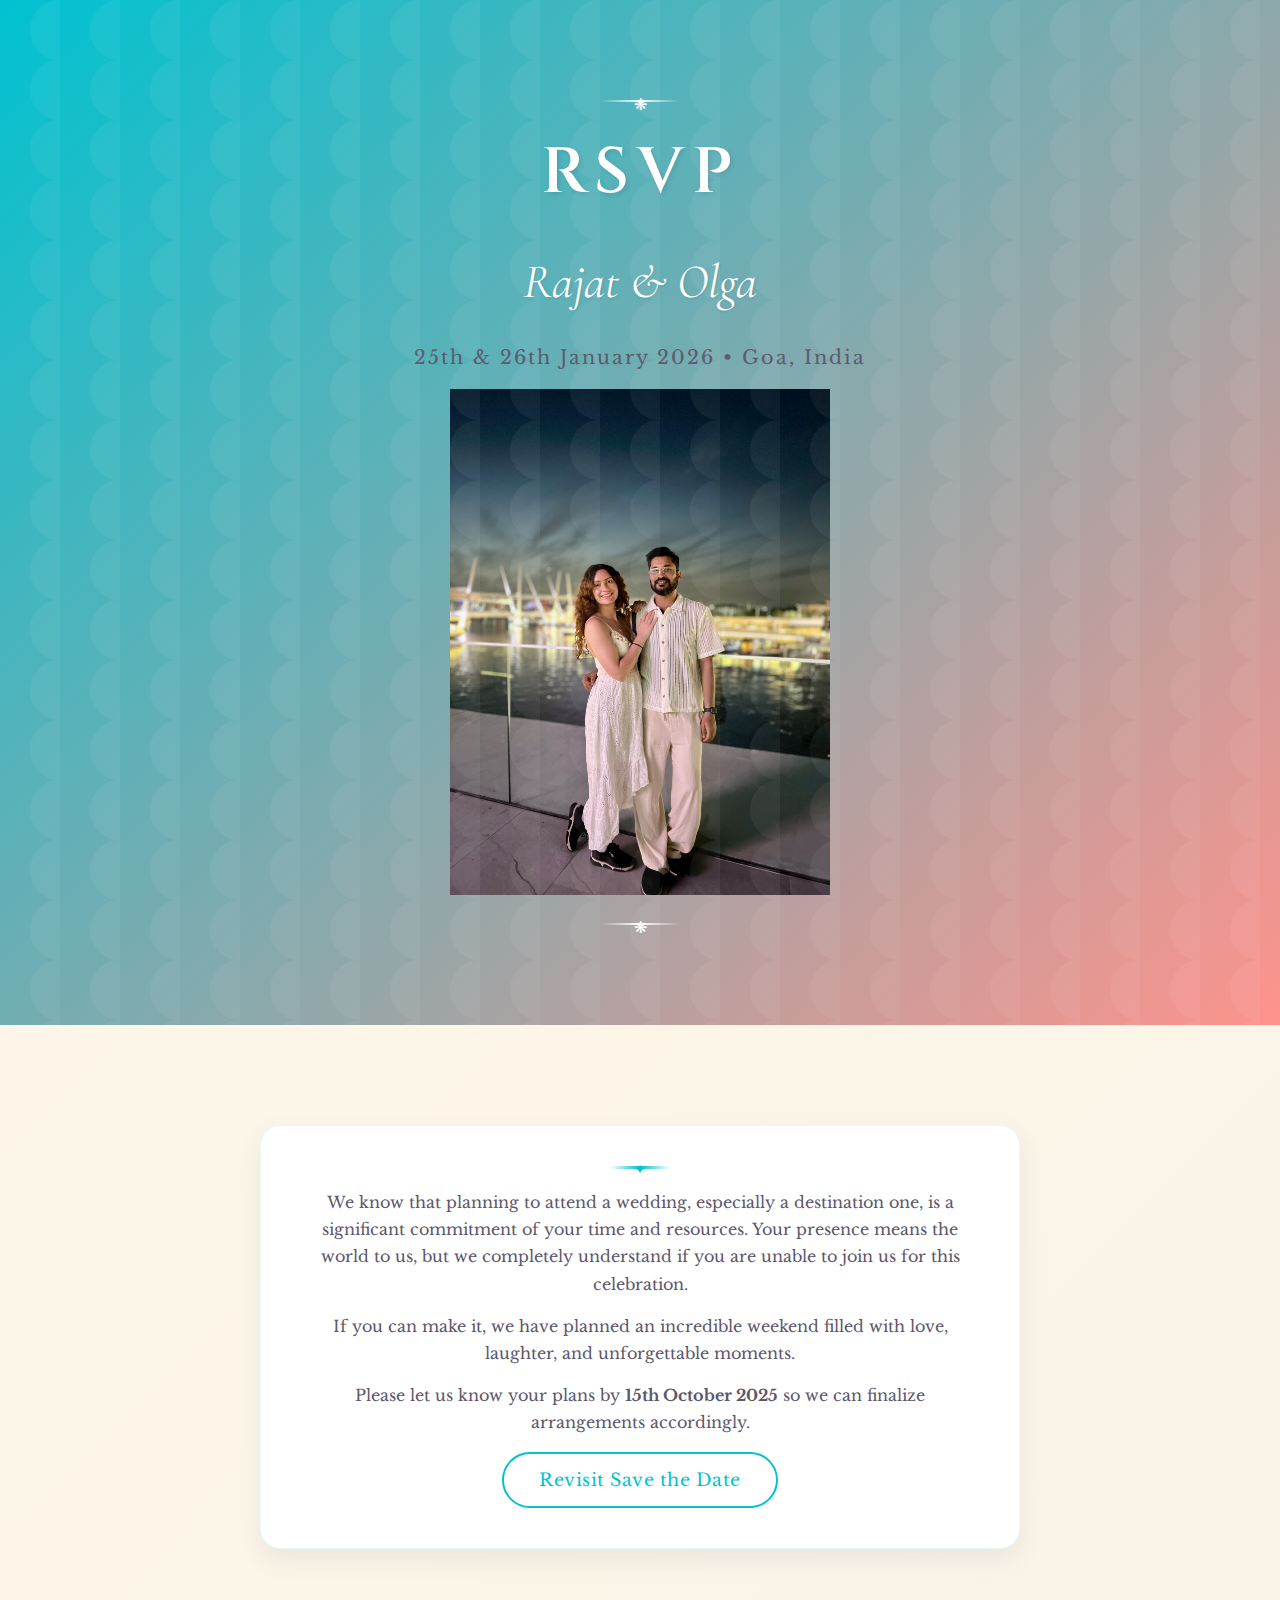
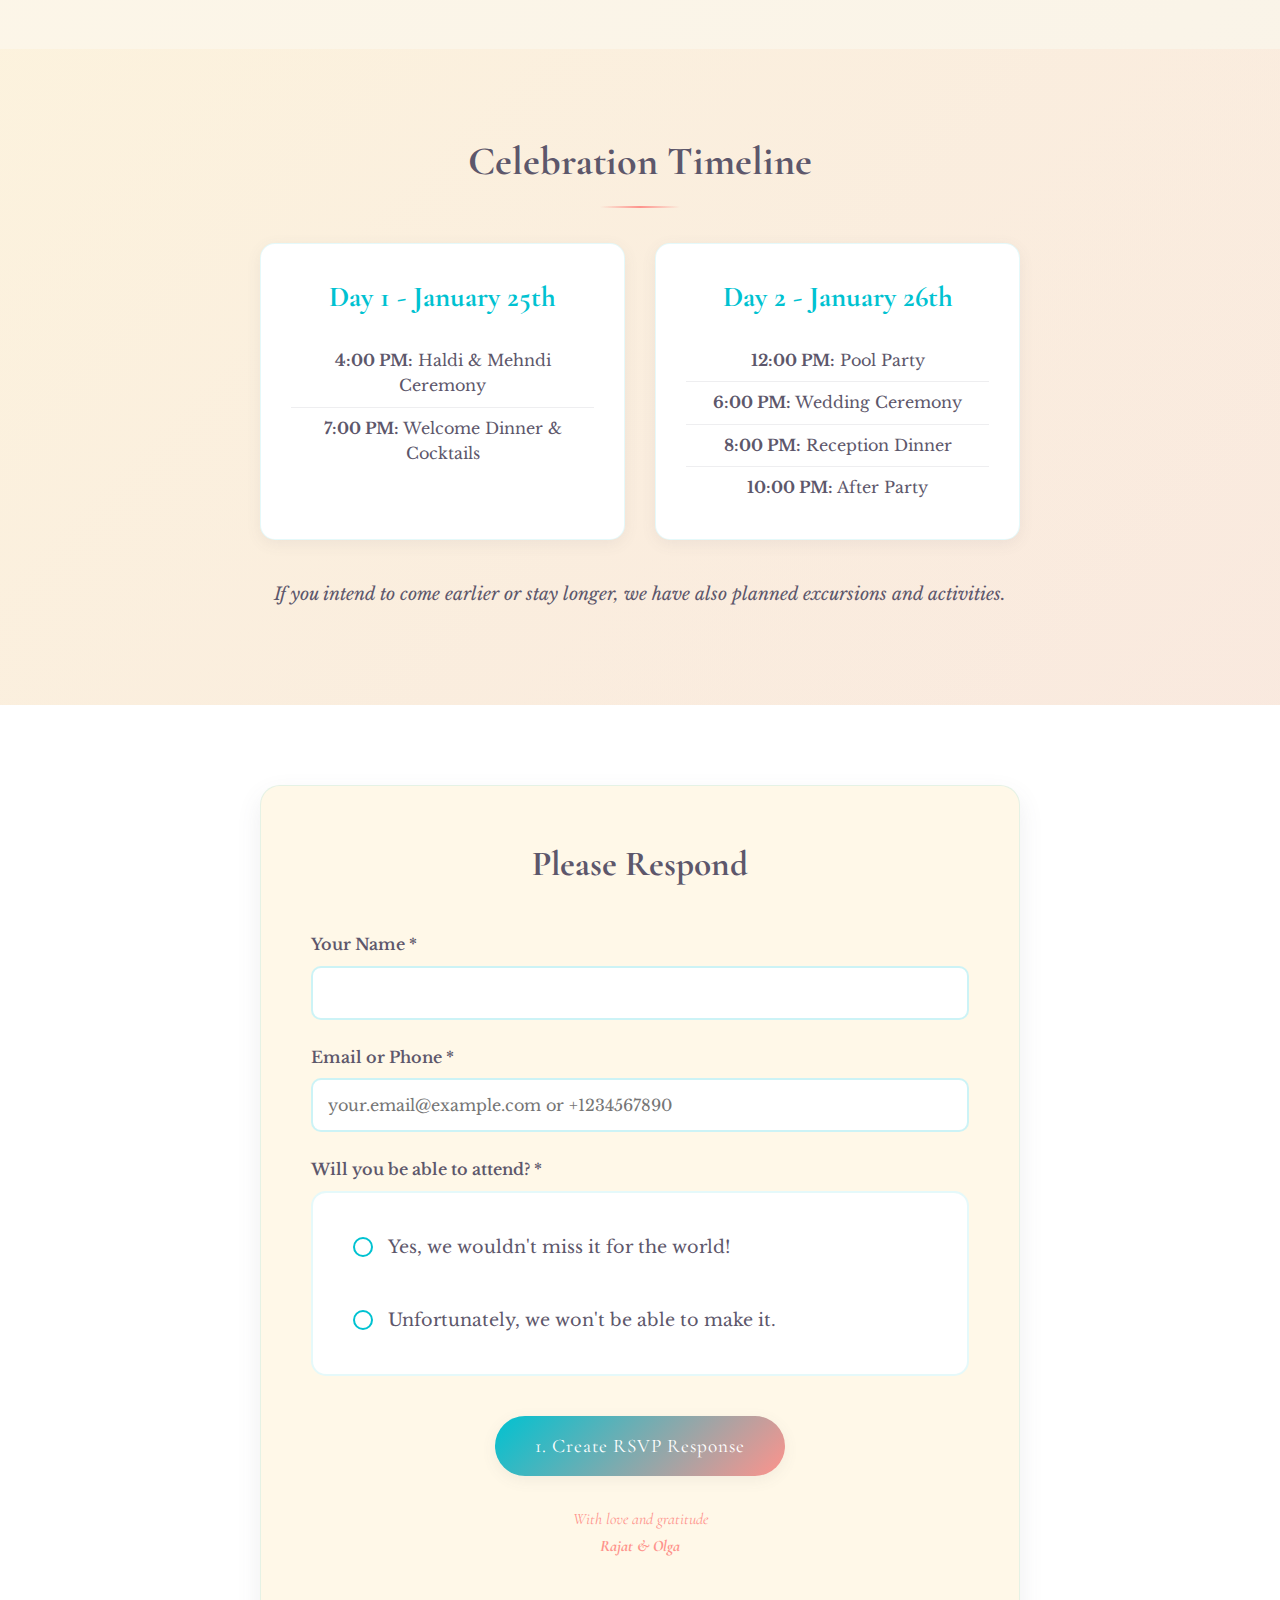
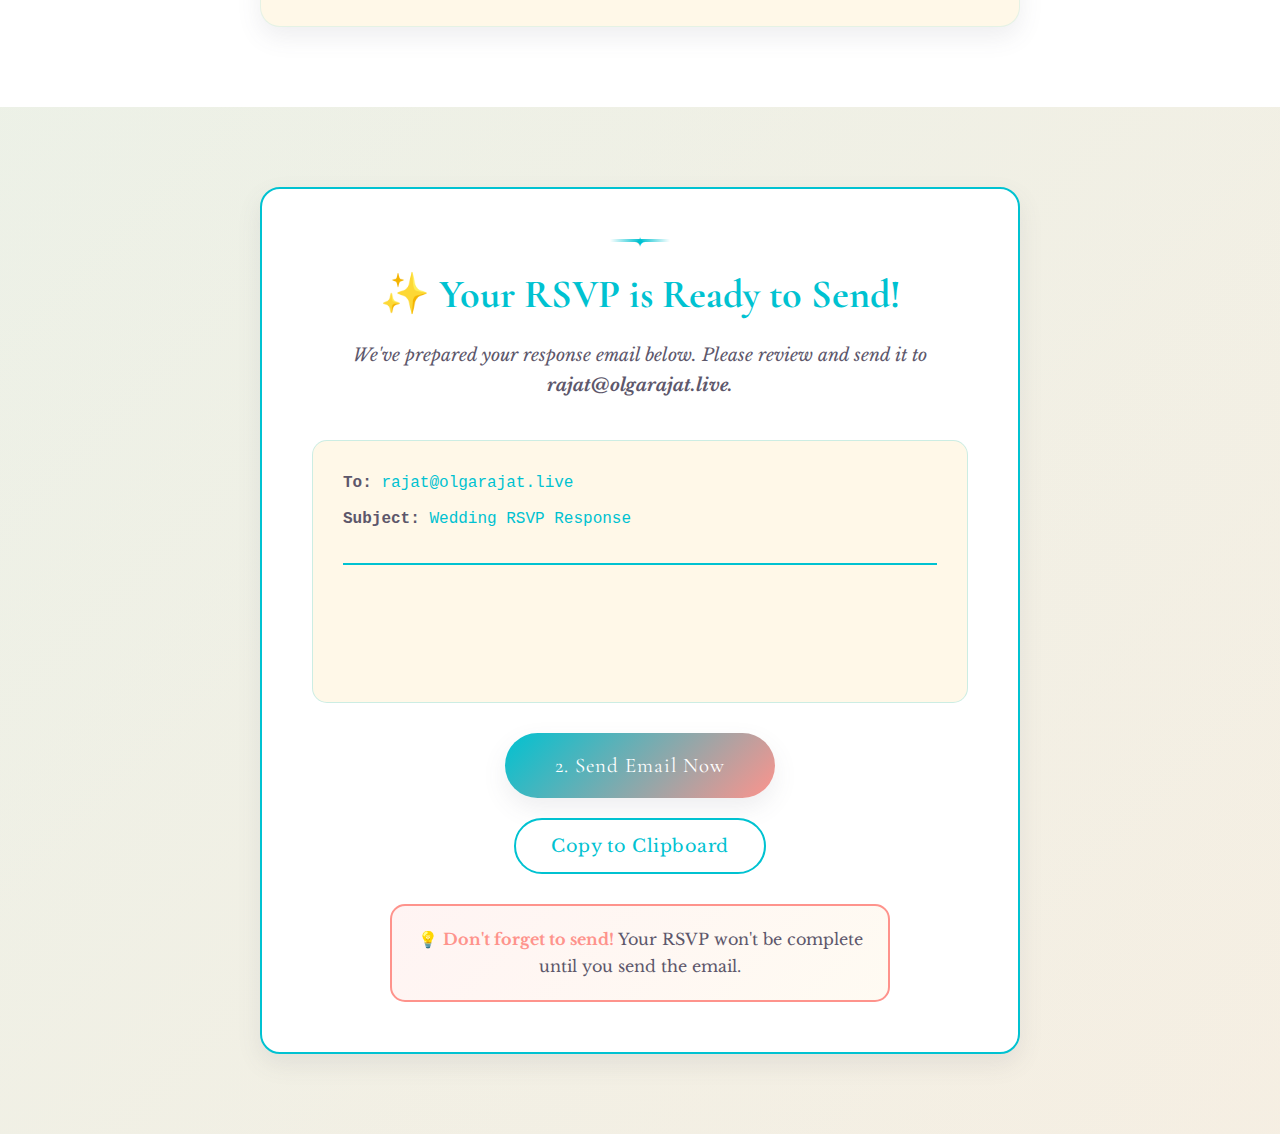
<file: index.html>
<!DOCTYPE html>
<html lang="en">

<head>
    <meta charset="UTF-8">
    <meta name="viewport" content="width=device-width, initial-scale=1.0">
    <title>Wedding RSVP - Rajat & Olga</title>

    <!-- Google Fonts -->
    <link
        href="https://fonts.googleapis.com/css2?family=Cormorant+Garamond:wght@300;400;600&family=Cinzel:wght@400;600&family=Libre+Baskerville:wght@400;700&display=swap"
        rel="stylesheet">

    <link rel="stylesheet" href="style.css">
</head>

<body>
    <!-- Hero Section -->
    <section class="hero-section">
        <div class="container">
            <div class="ornament-top"></div>
            <h1 class="hero-title">RSVP</h1>
            <h2 class="couple-names">Rajat & Olga</h2>
            <p class="date-location">25th & 26th January 2026 • Goa, India</p>
            <img src="details/assets/ro.jpg" style="width: 50%;">
            <div class="ornament-bottom"></div>
        </div>
    </section>

    <!-- Intimate Message Section -->
    <section class="intimate-message-section">
        <div class="container">
            <div class="art-nouveau-card" style="text-align: center;">
                <div class="card-ornament"></div>
                <p>We know that planning to attend a wedding, especially a destination one, is a significant commitment
                    of your time and resources. Your presence means the world to us, but we completely understand if you
                    are unable to join us for this celebration.</p>

                <p>If you can make it, we have planned an incredible weekend filled with love, laughter, and
                    unforgettable moments.</p>

                <p>Please let us know your plans by <strong>15th October 2025</strong> so we can finalize arrangements
                    accordingly.</p>

                <button class="btn btn--primary copy-email-btn" onclick="window.open('details/index.html', '_blank')">Revisit Save the Date</button>

            </div>
        </div>
    </section>

    <!-- Events Section -->
    <section class="events-section">
        <div class="container">
            <h3 class="section-title">Celebration Timeline</h3>

            <div class="events-grid">
                <div class="event-card">
                    <h4>Day 1 - January 25th</h4>
                    <ul>
                        <li><strong>4:00 PM:</strong> Haldi & Mehndi Ceremony</li>
                        <li><strong>7:00 PM:</strong> Welcome Dinner & Cocktails</li>
                    </ul>
                </div>

                <div class="event-card">
                    <h4>Day 2 - January 26th</h4>
                    <ul>
                        <li><strong>12:00 PM:</strong> Pool Party</li>
                        <li><strong>6:00 PM:</strong> Wedding Ceremony</li>
                        <li><strong>8:00 PM:</strong> Reception Dinner</li>
                        <li><strong>10:00 PM:</strong> After Party</li>
                    </ul>
                </div>
            </div>

            <p class="goa-message">If you intend to come earlier or stay longer, we have also planned excursions and
                activities.</p>
        </div>
    </section>

    <!-- RSVP Form Section -->
    <section class="rsvp-form-section">
        <div class="container">
            <div class="rsvp-form">
                <h3 class="form-title">Please Respond</h3>

                <form id="rsvpForm">
                    <!-- Basic Information -->
                    <div class="form-group">
                        <label for="name" class="form-label">Your Name *</label>
                        <input type="text" id="name" class="form-control" required>
                    </div>

                    <div class="form-group">
                        <label for="contact" class="form-label">Email or Phone *</label>
                        <input type="text" id="contact" class="form-control" required
                            placeholder="your.email@example.com or +1234567890">
                    </div>

                    <!-- Attendance Selection -->
                    <div class="form-group">
                        <label class="form-label">Will you be able to attend? *</label>
                        <div class="attendance-group">
                            <div class="radio-group">
                                <label class="radio-label">
                                    <input type="radio" name="attendance" value="yes">
                                    <div class="radio-custom"></div>
                                    <span>Yes, we wouldn't miss it for the world!</span>
                                </label>
                                <label class="radio-label">
                                    <input type="radio" name="attendance" value="no">
                                    <div class="radio-custom"></div>
                                    <span>Unfortunately, we won't be able to make it.</span>
                                </label>
                            </div>
                        </div>
                    </div>

                    <!-- YES Section -->
                    <div id="yesSection" class="conditional-section hidden">
                        <!-- Closing Section -->
                        <section class="closing-section">
                            <div class="container">
                                <div class="art-nouveau-card">
                                    <div class="card-ornament"></div>
                                    <h3>We are so excited to have you join us!</h3>
                                    <p>We are not creating a gift registry because your presence is truly enough for us.
                                        However, as this wedding is a significant financial milestone for both Olga and
                                        myself,
                                        we would be eternally grateful if you could help us with the room bookings.
                                        Your support would mean the world to us.

                                    <p>We have secured discounted rates for our guests, including options for extended
                                        stays before and
                                        after the celebration. Our wedding planner will handle all local pickup and
                                        drops, activities,
                                        excursions, meals, and facilities during the event days.</p>

                                    <p>Thank you for taking the time to respond. Your presence in our lives means
                                        everything to us, and we
                                        cannot wait to celebrate this beautiful journey with you.</p>

                                    <p
                                        style="text-align: center; margin-top: 30px; font-family: var(--font-heading); font-style: italic; color: var(--coral-pink); font-size: 1.2rem;">
                                        <strong>With love,<br>Rajat & Olga</strong>
                                    </p>
                                </div>
                            </div>
                        </section>

                        <div class="form-group">
                            <label for="plusOnes" class="form-label">Number of Guests (including yourself)</label>
                            <select id="plusOnes" class="form-control">
                                <option value="1">Just me (1)</option>
                                <option value="2">My partner and me (2)</option>
                                <option value="3">3 people</option>
                                <option value="4">4 people</option>
                                <option value="5">5 people</option>
                                <option value="other">More than 5 (please specify in comments below)</option>
                            </select>
                        </div>

                        <div class="form-group">
                            <label for="dietary" class="form-label">Dietary Preference</label>
                            <select id="dietary" class="form-control">
                                <option value="vegetarian">Vegetarian</option>
                                <option value="non-vegetarian">Non-Vegetarian</option>
                                <option value="vegan">Vegan</option>
                                <option value="pescatarian">Pescatarian</option>
                                <option value="other">Other (please specify in allergies)</option>
                            </select>
                        </div>

                        <div class="form-group">
                            <label for="allergies" class="form-label">Allergies or Special Dietary Requirements</label>
                            <textarea id="allergies" class="form-control"
                                placeholder="Please let us know about any food allergies, intolerances, or special dietary needs..."></textarea>
                        </div>

                        <div class="form-group">
                            <label for="arrival" class="form-label">When do you plan to arrive in Goa?</label>
                            <select id="arrival" class="form-control">
                                <option value="jan-24">January 24th (day before)</option>
                                <option value="jan-25-morning">January 25th morning</option>
                                <option value="jan-25-afternoon">January 25th afternoon</option>
                                <option value="jan-26">January 26th (wedding day only)</option>
                                <option value="earlier">Earlier (please specify in activities)</option>
                            </select>
                        </div>

                        <div class="form-group">
                            <label for="activities" class="form-label">Which activities are you most excited
                                about?</label>
                            <textarea id="activities" class="form-control"
                                placeholder="Tell us what you're looking forward to most, any special requests, or additional information..."></textarea>
                        </div>

                        <!-- Dress Code Information -->
                        <div class="dress-code-section">
                            <h4>Wedding Dress Code: Ethnic Fusion</h4>
                            <p>As has been our story, we want you to bring your own ethnic flair to the wedding!
                                <br>On the day of the wedding, we'd love to see you wearing a blend of tradtional and
                                modern outfits. Bring some colors! 
                                <br> 
                        </div>

                        <!-- Room Booking Section -->
                        <div class="form-group">
                            <label class="form-label">Are you planning on arriving earlier than 25th or staying
                                longer?</label>
                            <div class="attendance-group">
                                <div class="radio-group">
                                    <label class="radio-label">
                                        <input type="radio" name="roomBooking" value="yes">
                                        <div class="radio-custom"></div>
                                        <span>Yes, we want to explore more of Goa</span>
                                    </label>
                                    <label class="radio-label">
                                        <input type="radio" name="roomBooking" value="no">
                                        <div class="radio-custom"></div>
                                        <span>No</span>
                                    </label>
                                </div>
                            </div>
                        </div>

                        <!-- Room Pricing (shown conditionally) -->
                        <div id="roomPricing" class="room-pricing">
                            <div class="art-nouveau-card">
                                <h4>Accommodation Details</h4>
                                <p>We will be staying in Mercure Devaaya, a resort we absolutely fell in love with the
                                    moment
                                    we set foot in it. <br>
                                    The resort is on an Island and accessible by only a ferry. It has wonderful forests,
                                    sea otters, spa, activities for kids and more.
                                    <br>
                                    <br><b>For the two nights, the cost is INR. 32000 (EUR 320) per room all inclusive.</b> The
                                    wedding planner will coordinate with you to book the rooms.
                                    <br>
                                    <br><i> The same rates apply if you choose to stay longer. Once we have you in Goa,
                                        all the connections, activities and excursions are going to be managed by us.
                                        For the two days of the celebrations, you need not worry about any extra
                                        costs.</i>
                                </p>
                            </div>
                        </div>
                    </div>

                    <!-- NO Section -->
                    <div id="noSection" class="conditional-section hidden">
                        <div class="form-group">
                            <label for="reason" class="form-label">We'd love to know (optional)</label>
                            <textarea id="reason" class="form-control"
                                placeholder="Feel free to share if you'd like, but no pressure at all. We understand life gets busy!"></textarea>
                        </div>
                    </div>

                    <!-- Submit Section -->
                    <div class="submit-section">
                        <button type="submit" class="submit-btn">1. Create RSVP Response</button>
                        <p class="signature">With love and gratitude<br><strong>Rajat & Olga</strong></p>
                    </div>
                </form>
            </div>
        </div>
    </section>

    <!-- Email Preview Section -->
    <section class="email-preview-section hidden" id="emailPreviewSection">
        <div class="container">
            <div class="email-preview-card">
                <div class="card-ornament"></div>
                <h3 class="email-preview-title">✨ Your RSVP is Ready to Send!</h3>
                <p class="email-preview-subtitle">We've prepared your response email below. Please review and send it to
                    <b>rajat@olgarajat.live.</b>
                </p>

                <div class="email-container">
                    <div class="email-header">
                        <div class="email-to">
                            <strong>To:</strong> <span id="emailRecipient">rajat@olgarajat.live</span>
                        </div>
                        <div class="email-subject">
                            <strong>Subject:</strong> <span id="emailSubject">Wedding RSVP Response</span>
                        </div>
                    </div>

                    <div class="email-body" id="emailBody">
                        <!-- Email content will be populated by JavaScript -->
                    </div>
                </div>

                <div class="email-actions">
                    <button id="sendEmailBtn" class="send-email-btn">
                        2. Send Email Now
                    </button>
                    <button id="copyEmailBtn" class="copy-email-btn">
                        Copy to Clipboard
                    </button>
                    <div class="email-note">
                        <p>💡 <strong>Don't forget to send!</strong> Your RSVP won't be complete until you send the
                            email.</p>
                    </div>
                </div>
            </div>
        </div>
    </section>

    <!-- Success Message Modal -->
    <div id="successMessage" class="success-message hidden">
        <div class="success-card">
            <div class="card-ornament"></div>
            <h3>RSVP Compiled!</h3>
            <p>Your RSVP has been prepared and is ready to send.</p>
            <p><strong>Next step:</strong> Please send the email that was generated for you.</p>
            <button
                onclick="document.getElementById('successMessage').classList.add('hidden'); document.body.style.overflow = 'auto';"
                class="submit-btn">Continue to Email</button>
        </div>
    </div>

    <script src="app.js"></script>
</body>

</html>
</file>
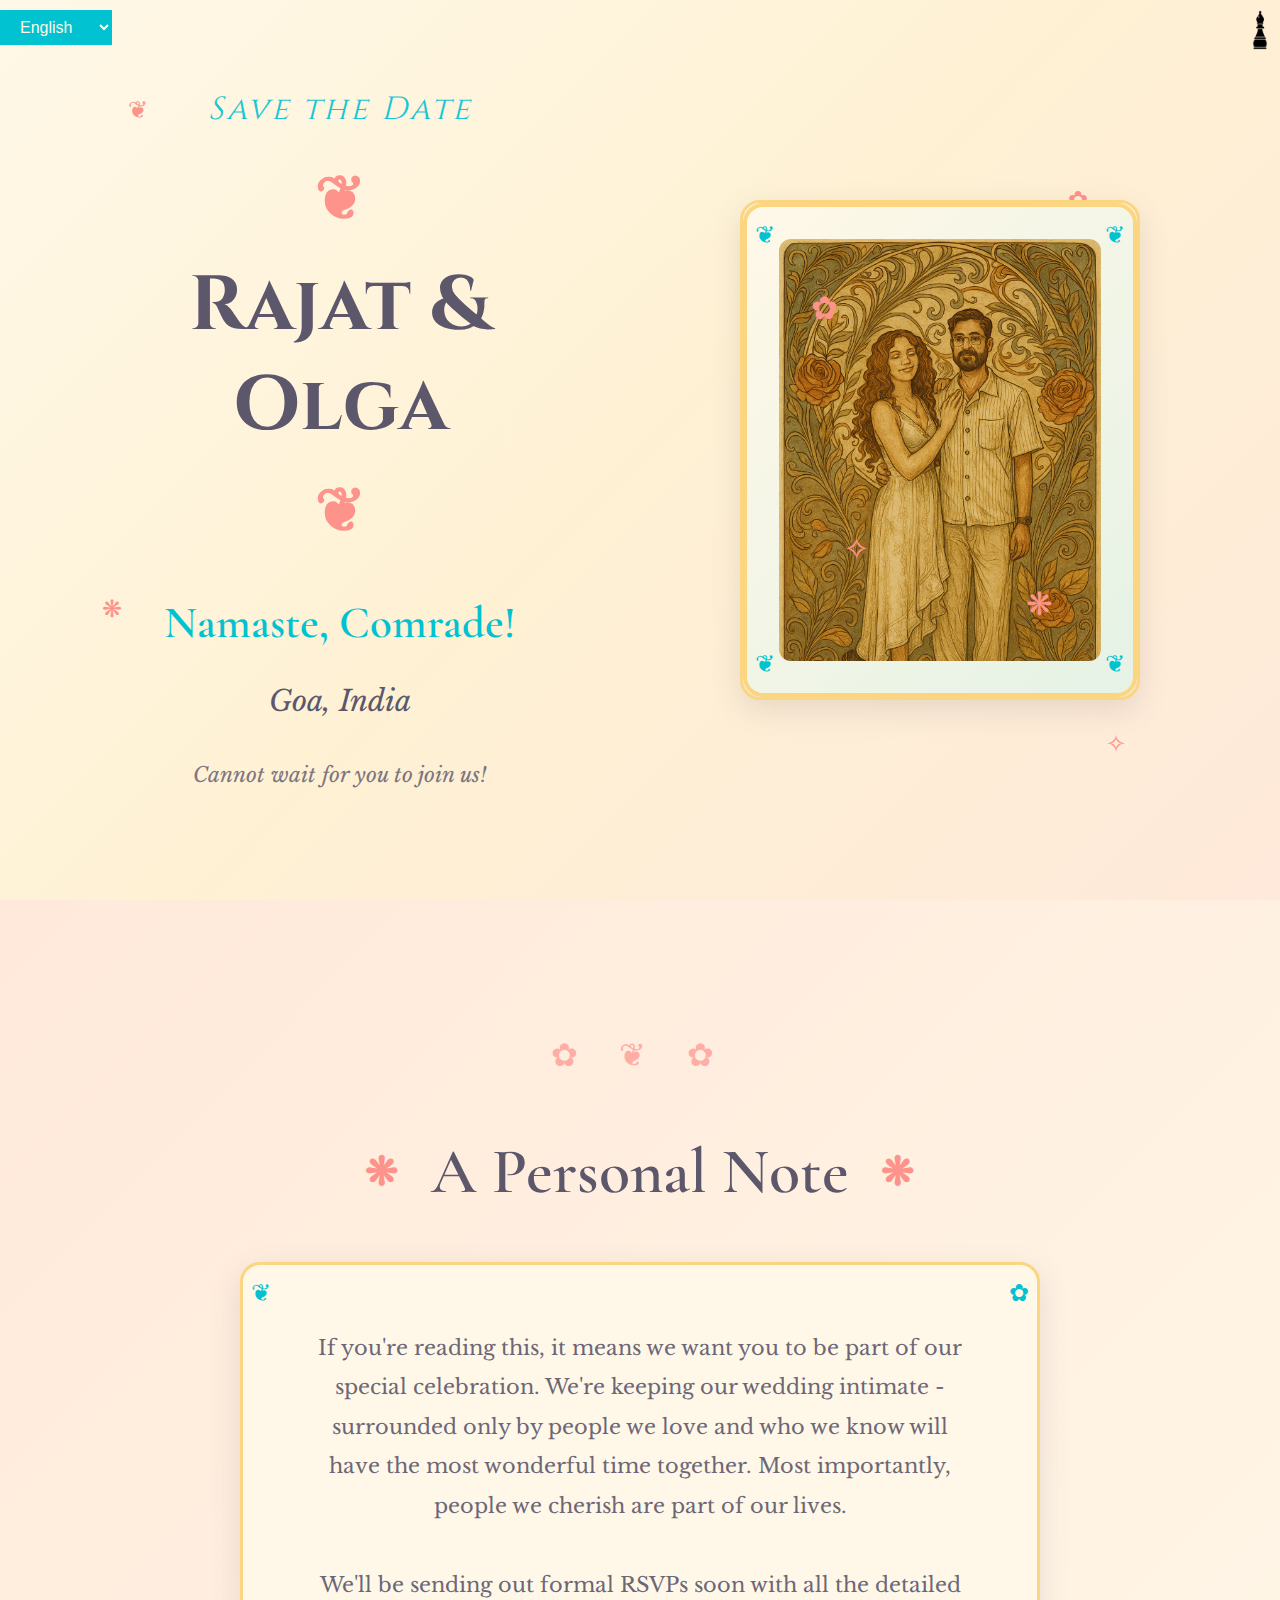
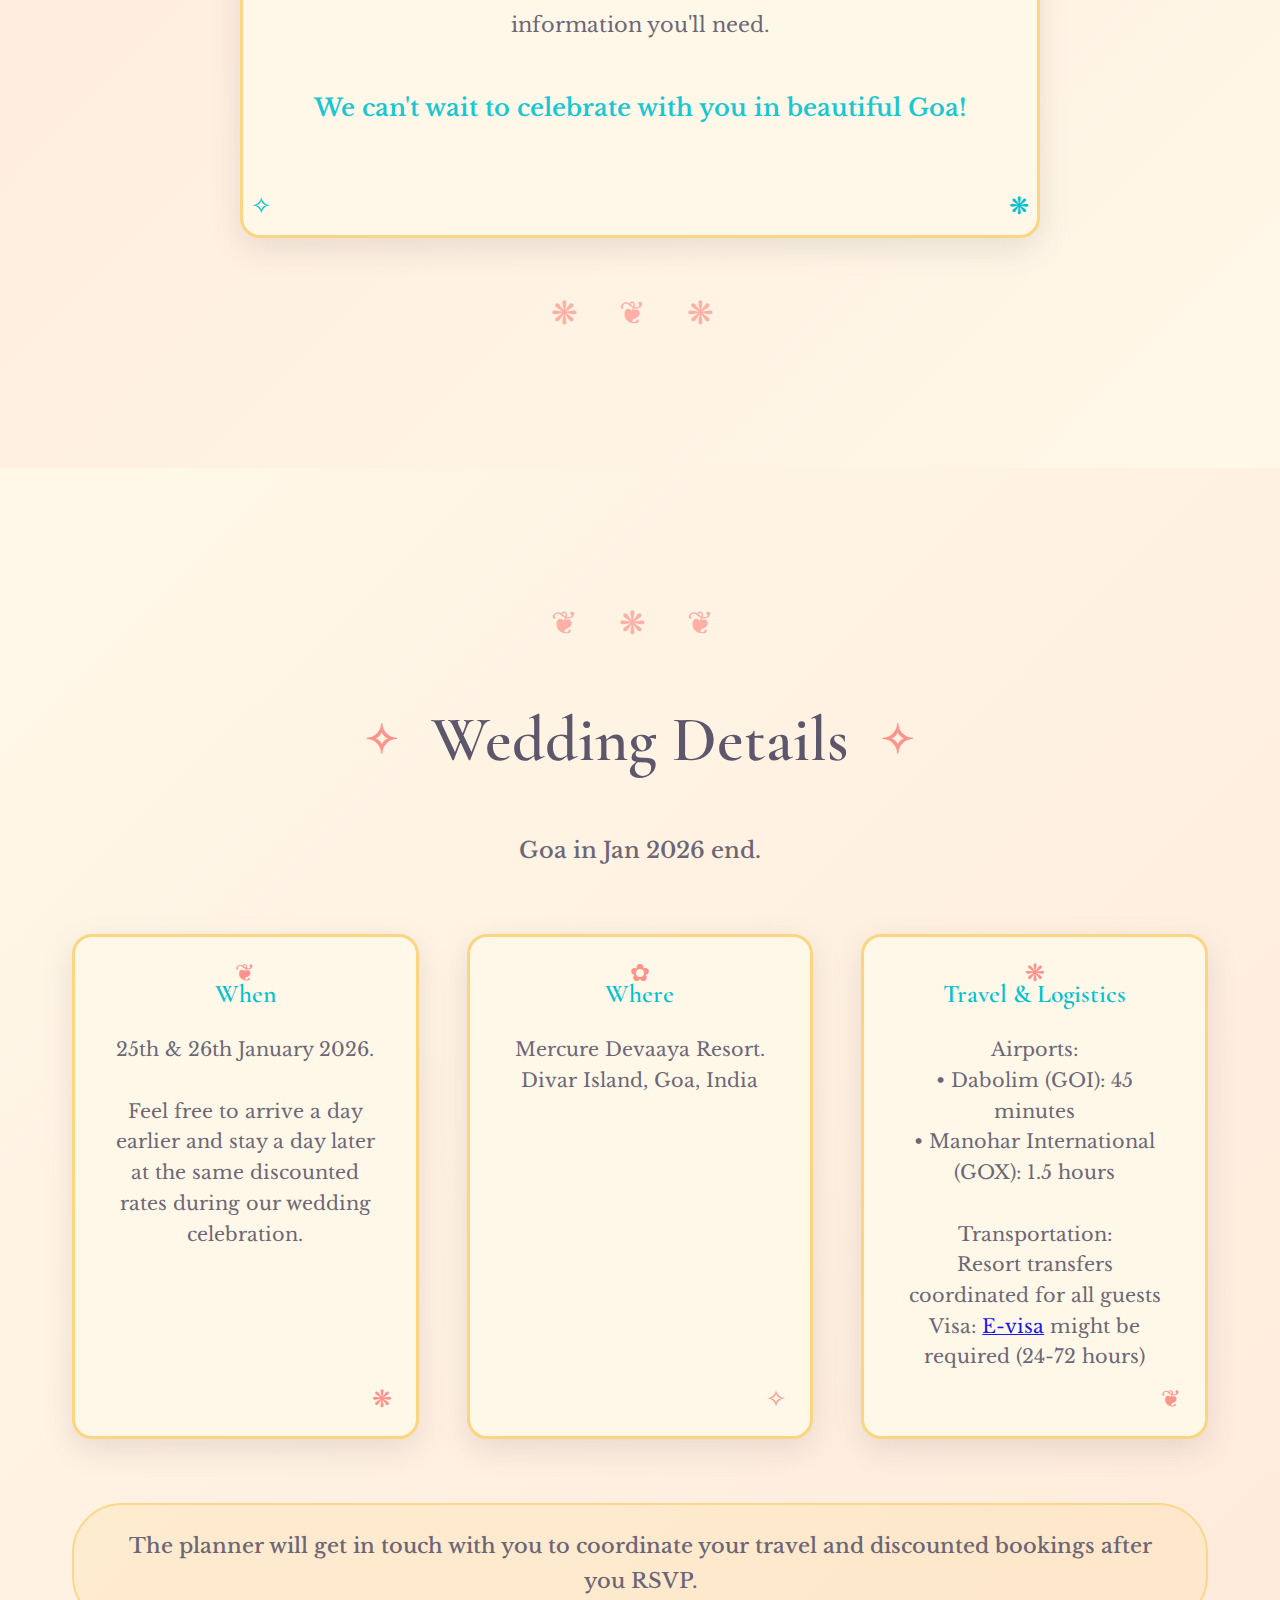
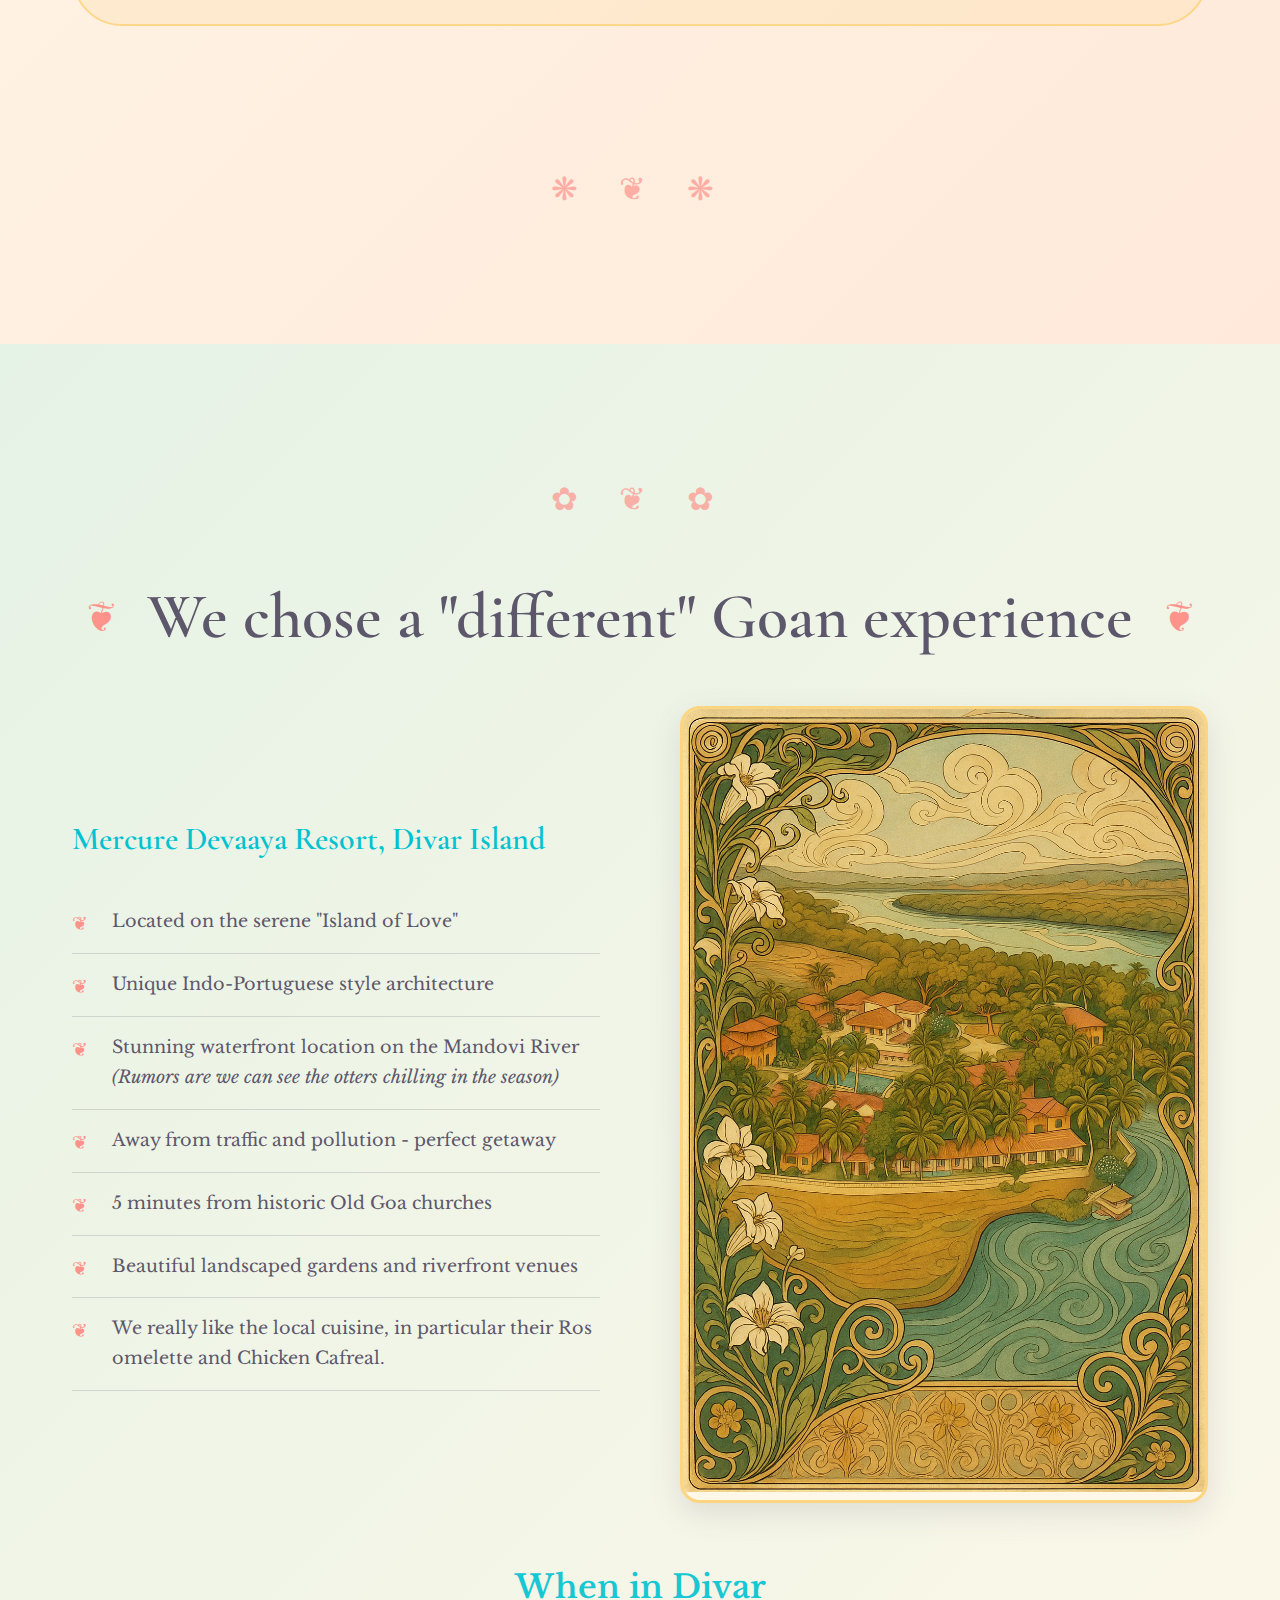
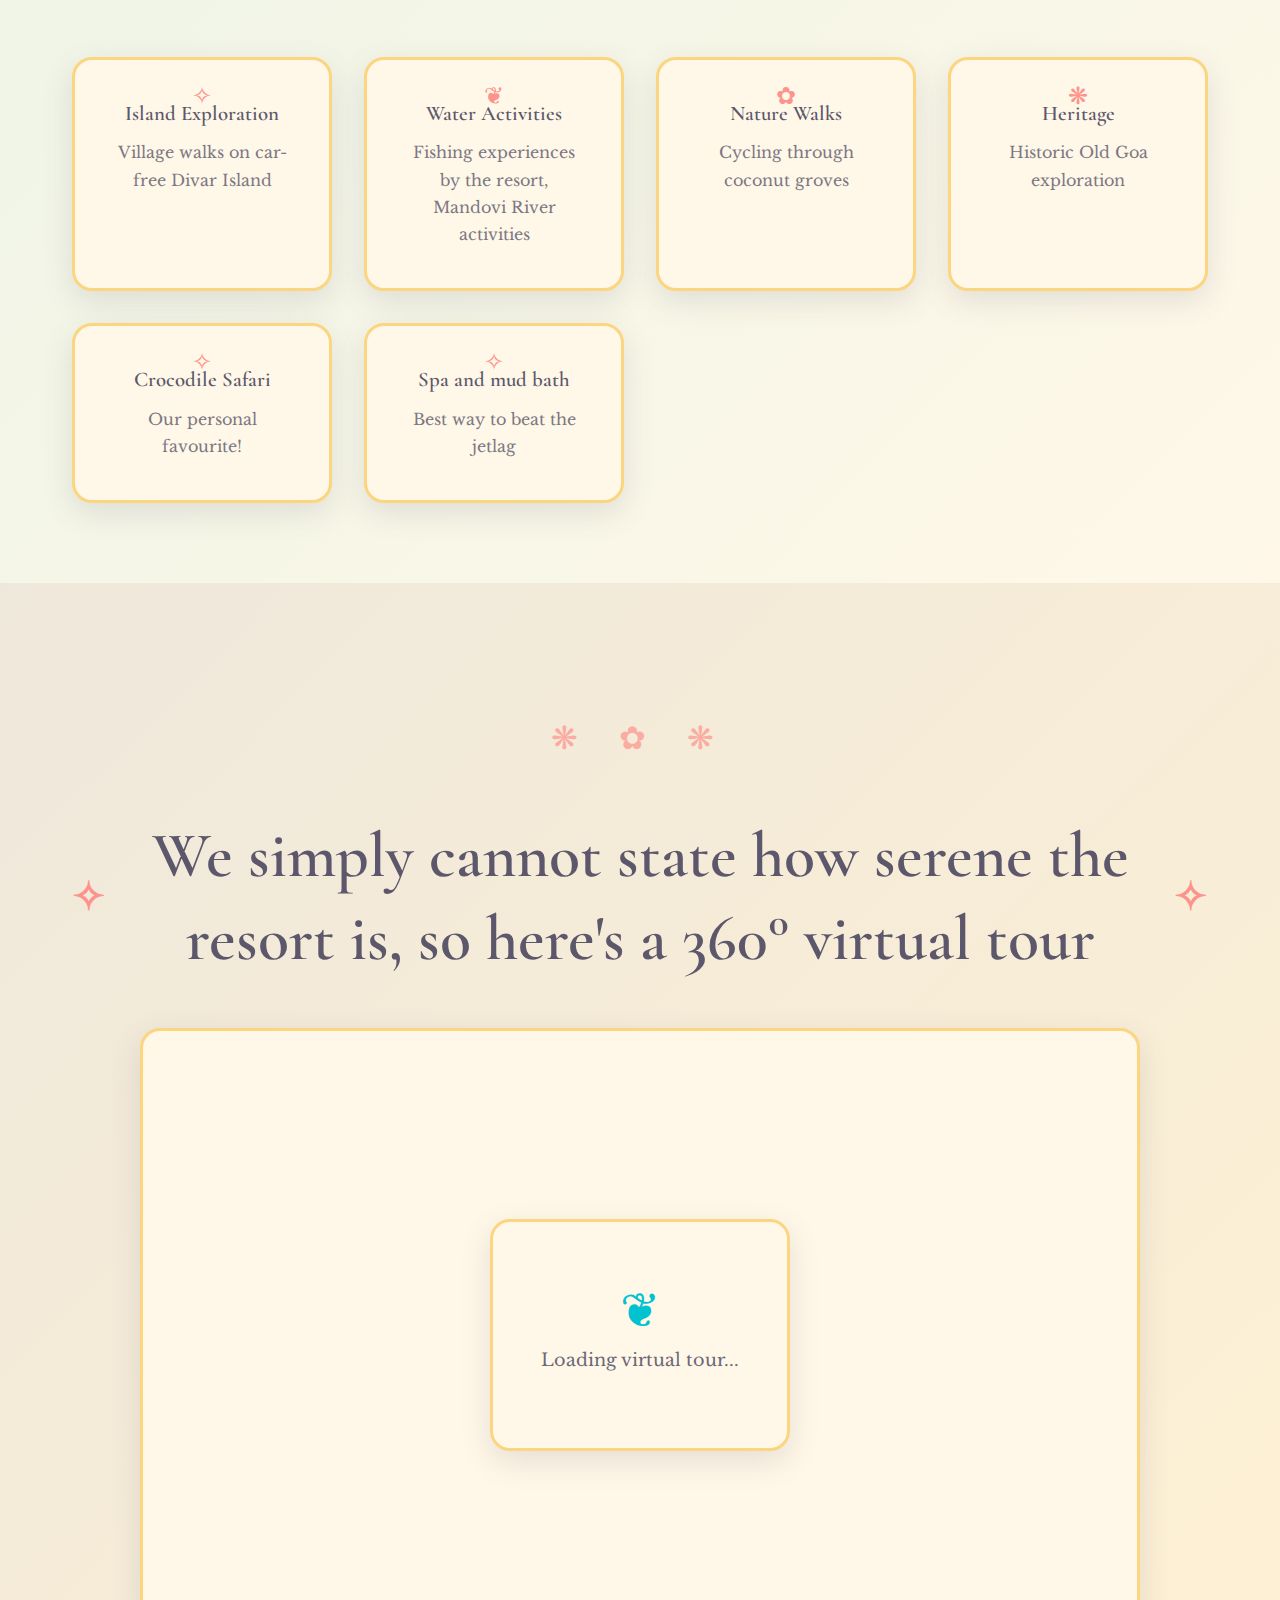
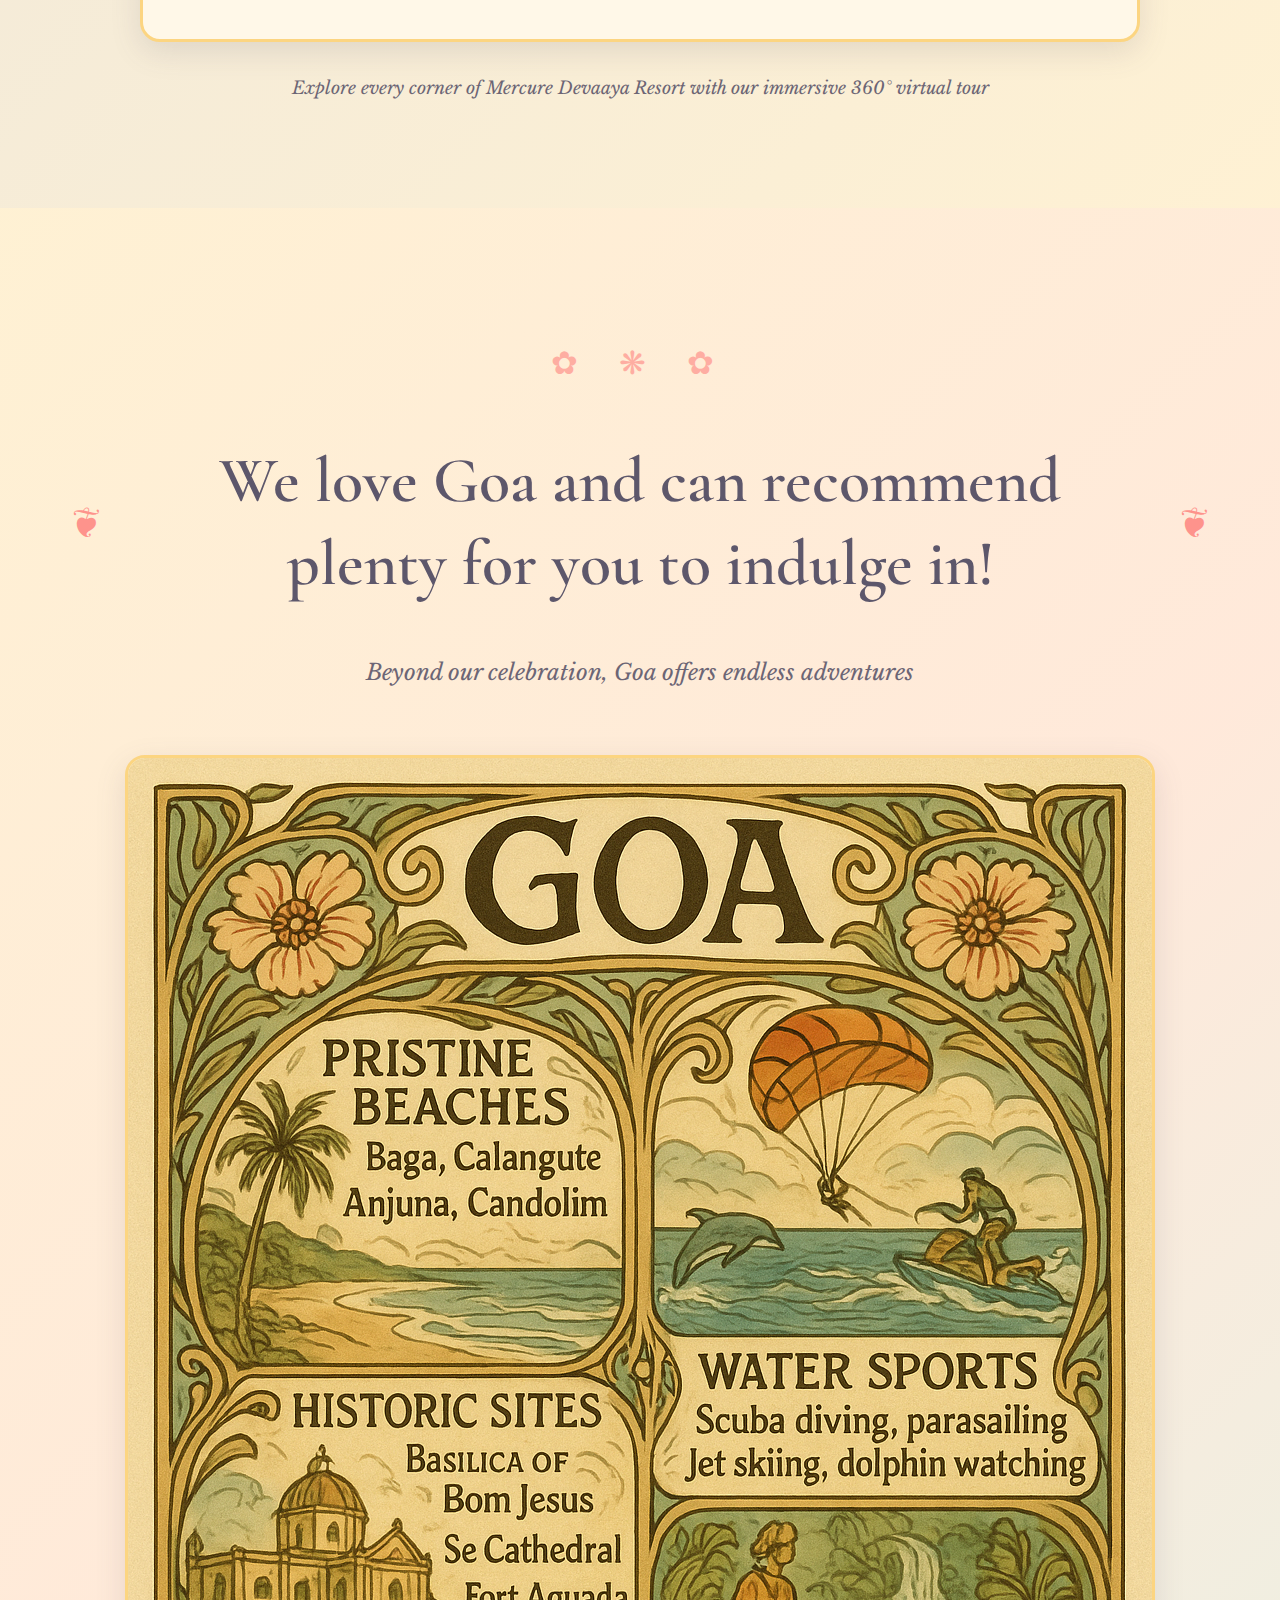
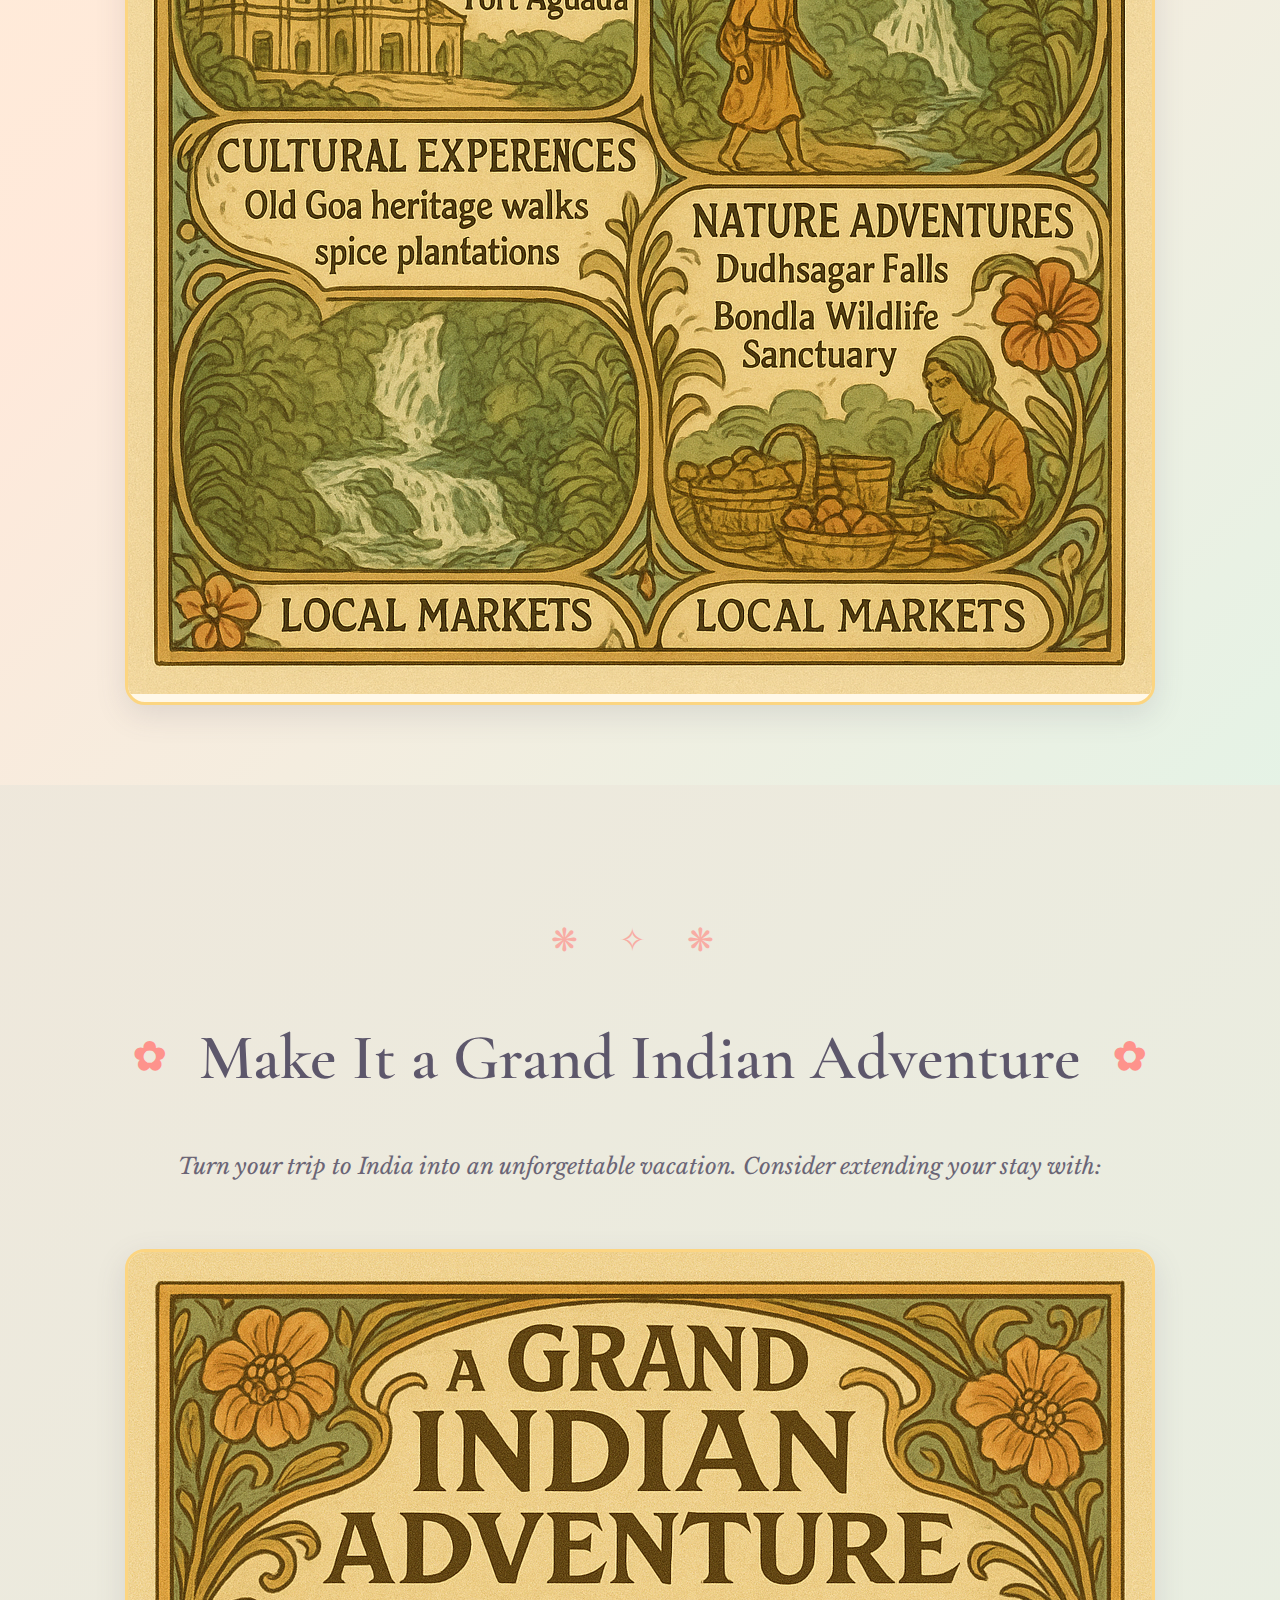
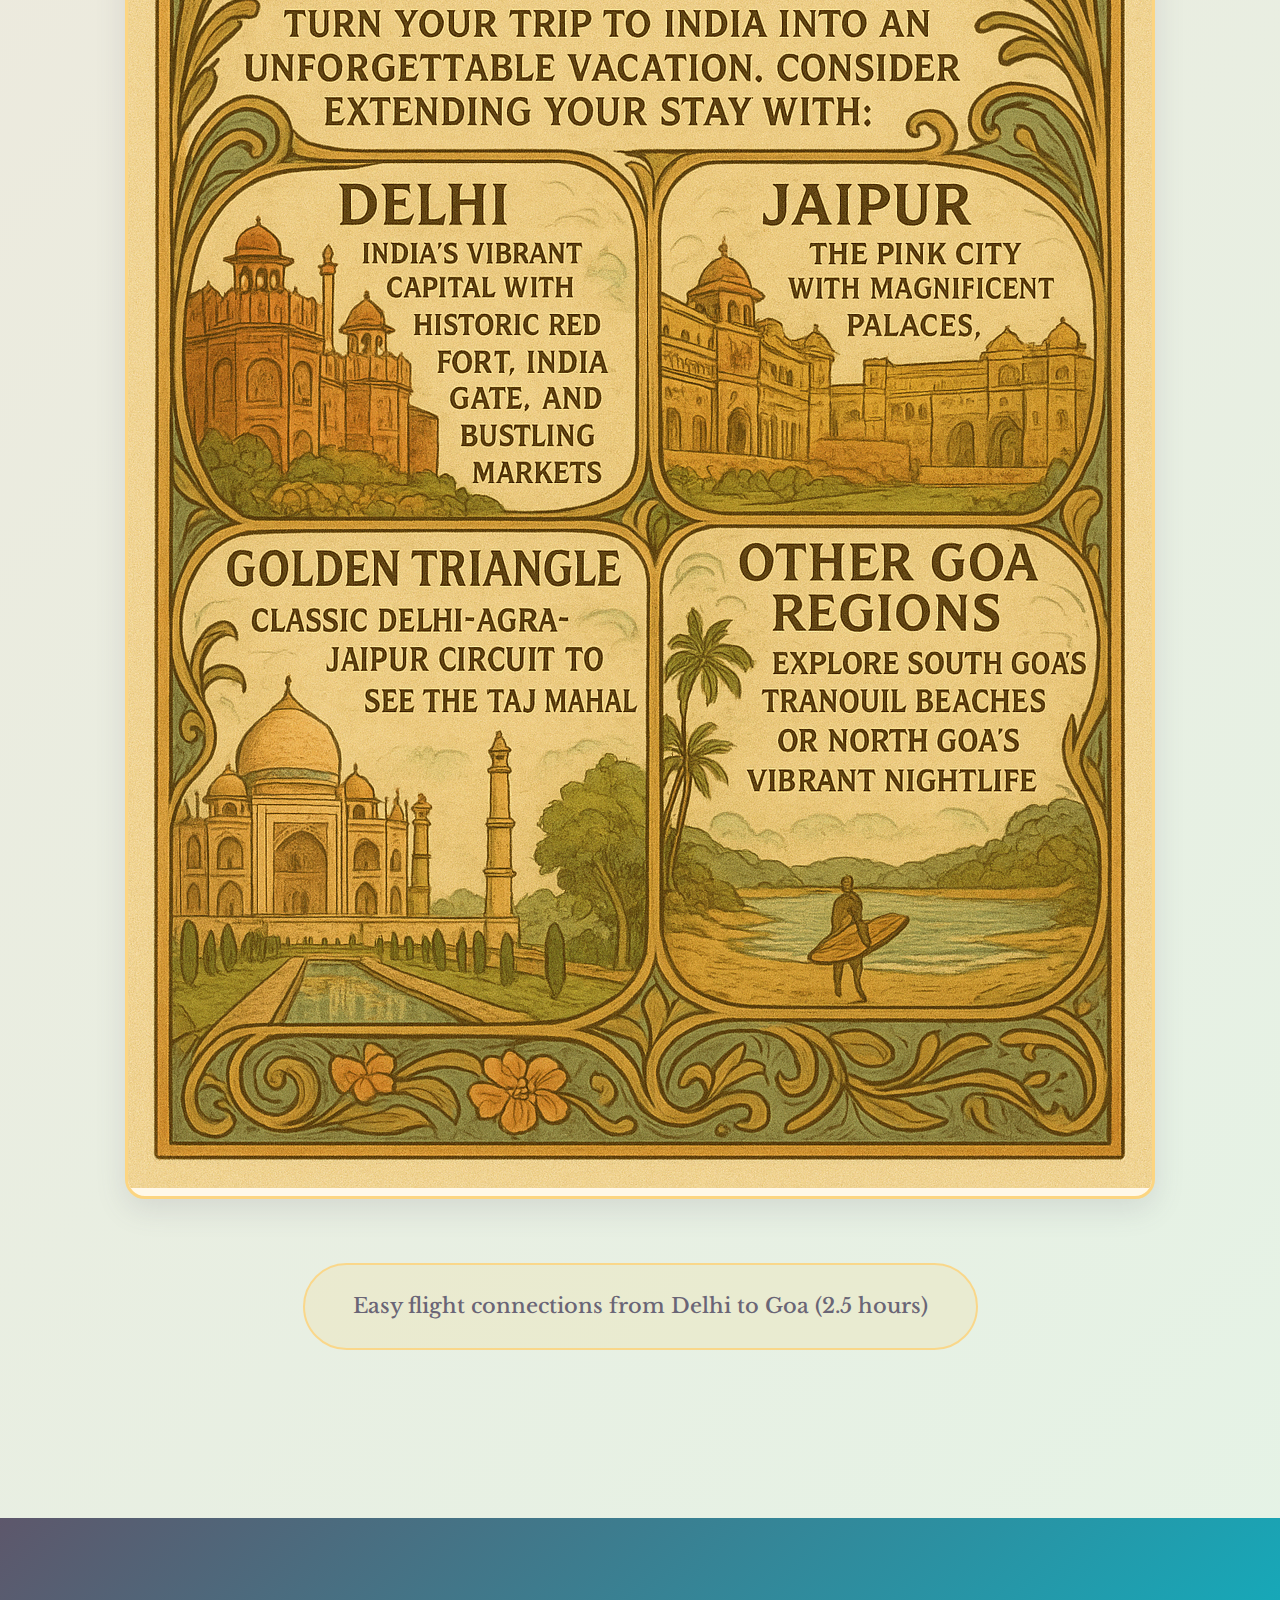
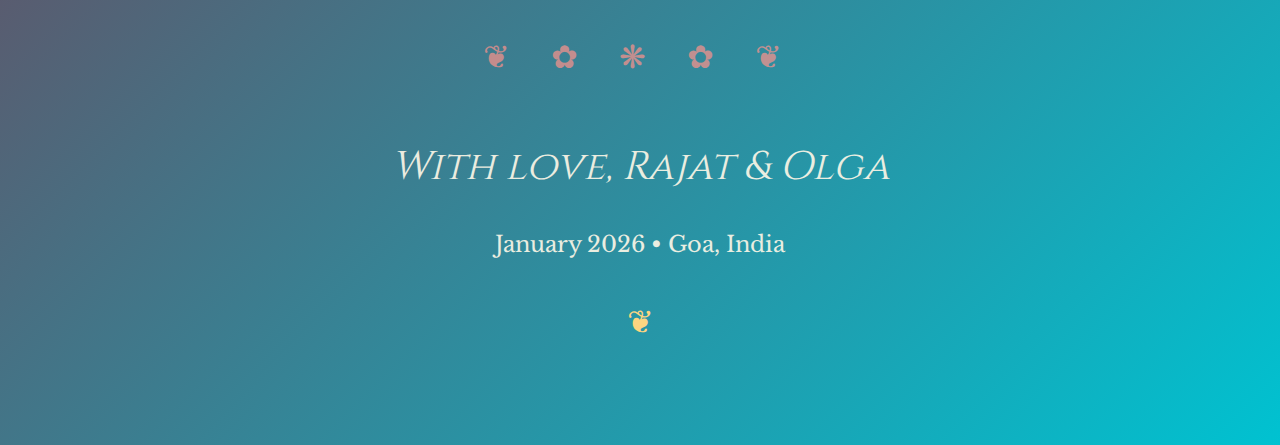
<file: details/index.html>
<!DOCTYPE html>
<html lang="en">

<head>
    <meta charset="UTF-8">
    <meta name="viewport" content="width=device-width, initial-scale=1.0">
    <title>Save the Date | Rajat & Olga | January 25-26, 2026 | Goa, India</title>
    <meta name="description"
        content="Save the date for Rajat and Olga's wedding celebration in beautiful Goa, India. Join us for two days of love and celebration at Mercure Devaaya Resort.">
    <link rel="preconnect" href="https://fonts.googleapis.com">
    <link rel="preconnect" href="https://fonts.gstatic.com" crossorigin>
    <link
        href="https://fonts.googleapis.com/css2?family=Cormorant+Garamond:ital,wght@0,400;0,600;0,700;1,400&family=Cinzel:wght@400;500;600&family=Libre+Baskerville:ital,wght@0,400;0,700;1,400&display=swap"
        rel="stylesheet">
    <link rel="stylesheet" href="style.css">
</head>

<body>
    <div style="position: fixed; top: 10px; right: 0; z-index: 1000;">
        <img src="assets/bishop.png" alt="bishop" width="40" height="40" />
    </div>
    <div style="position: fixed; top: 10px; z-index: 1000;">
        <select id="language-selector">
            <option value="en">English</option>
            <option value="hi">हिन्दी</option>
            <option value="ru">Русский</option>
        </select>
    </div>

    <!-- Hero Section - Golden Gradient Theme -->
    <section id="hero" class="section hero gradient-bg-1">
        <div class="ornament-background">
            <div class="ornament-base ornament-1">❦</div>
            <div class="ornament-base ornament-2">✿</div>
            <div class="ornament-base ornament-3">❋</div>
            <div class="ornament-base ornament-4">✧</div>
        </div>
        <div class="container">
            <div class="hero-content">
                <div class="hero-text">
                    <div class="elegant-text save-date" data-i18n="saveDate">Save the Date</div>
                    <h1 class="couple-names">
                        <span class="name-flourish">❦</span>
                        <span data-i18n="coupleNames">Rajat & Olga</span>
                        <span class="name-flourish">❦</span>
                    </h1>
                    <div class="wedding-dates" data-i18n="greeting">Namaste, Comrade!</div>
                    <div class="wedding-location" data-i18n="location">Goa, India</div>
                    <p class="hero-subtitle" data-i18n="subtitle">Cannot wait for you to join us!</p>
                </div>
                <div class="hero-image-container">
                    <div class="art-nouveau-card-base hero-image-frame">
                        <div class="hero-illustration">
                            <div class="art-nouveau-portrait">
                                <div class="portrait-frame">
                                    <div class="ornate-corners">
                                        <span class="corner corner-tl">❦</span>
                                        <span class="corner corner-tr">❦</span>
                                        <span class="corner corner-bl">❦</span>
                                        <span class="corner corner-br">❦</span>
                                    </div>
                                    <div class="portrait-silhouette">
                                        <div class="couple-silhouette"></div>
                                        <div class="floral-elements">
                                            <span class="flower f1">✿</span>
                                            <span class="flower f2">❋</span>
                                            <span class="flower f3">✧</span>
                                            <img src="assets/ro_an.png" style="width: 100%;">
                                        </div>
                                    </div>
                                </div>
                            </div>
                        </div>
                        <div class="hero-photo-overlay">
                            <div class="real-photo">
                                <div class="photo-frame">
                                    <div class="ornate-corners">
                                        <span class="corner corner-tl">✿</span>
                                        <span class="corner corner-tr">✿</span>
                                        <span class="corner corner-bl">✿</span>
                                        <span class="corner corner-br">✿</span>
                                    </div>
                                    <div class="couple-photo">
                                        <div class="photo-content">R & O</div>
                                        <div class="photo-hearts">
                                            <span class="heart h1">♥</span>
                                            <span class="heart h2">♥</span>
                                            <img src="assets/ro.jpg" style="width: 100%;">
                                        </div>
                                    </div>
                                </div>
                            </div>
                        </div>
                    </div>
                </div>
            </div>
        </div>
    </section>

    <!-- Personal Message Section - Warm Coral & Cream Theme -->
    <section id="message" class="section section-distinct gradient-bg-7">
        <div class="section-ornament top">
            <div class="flourish-divider">✿ ❦ ✿</div>
        </div>
        <div class="container">
            <h2 class="elegant-heading">
                <span class="heading-ornament left">❋</span>
                <span data-i18n="personalNoteTitle">A Personal Note</span>
                <span class="heading-ornament right">❋</span>
            </h2>
            <div class="message-content">
                <div class="art-nouveau-card-base message-frame">
                    <div class="ornate-corners">
                        <span class="corner corner-tl">❦</span>
                        <span class="corner corner-tr">✿</span>
                        <span class="corner corner-bl">✧</span>
                        <span class="corner corner-br">❋</span>
                    </div>
                    <p class="elegant-text message-text" data-i18n="personalNote1">If you're reading this, it means we want you to be part of our
                        special celebration. We're keeping our wedding intimate - surrounded only by people we love and
                        who we know will have the most wonderful time together. Most importantly, people we cherish are
                        part of our lives.</p>
                    <p class="elegant-text message-text" data-i18n="personalNote2">We'll be sending out formal RSVPs soon with all the detailed
                        information you'll need.</p>
                    <p class="elegant-text message-text final-message" data-i18n="personalNote3">We can't wait to celebrate with you in beautiful
                        Goa!</p>
                </div>
            </div>
        </div>
        <div class="section-ornament bottom">
            <div class="flourish-divider">❋ ❦ ❋</div>
        </div>
    </section>


    <!-- Wedding Details Section - Coral & Cream Theme -->
    <section id="details" class="section section-distinct gradient-bg-2">
        <div class="section-ornament top">
            <div class="flourish-divider">❦ ❋ ❦</div>
        </div>
        <div class="container">
            <h2 class="elegant-heading">
                <span class="heading-ornament left">✧</span>
                <span data-i18n="weddingDetailsTitle">Wedding Details</span>
                <span class="heading-ornament right">✧</span>
            </h2>
            <div class="details-content">
                <p class="elegant-text lead-text" data-i18n="weddingLeadEnd">Goa in Jan 2026 end. </p>
                <div class="details-grid">
                    <div class="art-nouveau-card-base detail-item">
                        <div class="ornament-base top">❦</div>
                        <h3 data-i18n="when">When</h3>
                        <p data-i18n="whenDetails">25th & 26th January 2026.<br><br> Feel free to
                            arrive a day earlier and stay a day later at the same discounted rates during our wedding
                            celebration.</p>
                        <div class="ornament-base bottom">❋</div>
                    </div>
                    <div class="art-nouveau-card-base detail-item">
                        <div class="ornament-base top">✿</div>
                        <h3 data-i18n="where">Where</h3>
                        <p data-i18n="whereDetails">Mercure Devaaya Resort<br>Divar Island, Goa, India</p>
                        <div class="ornament-base bottom">✧</div>
                    </div>
                    <div class="art-nouveau-card-base detail-item">
                        <div class="ornament-base top">❋</div>
                        <h3 data-i18n="travelLogistics">Travel & Logistics</h3>
                        <p data-i18n="travelDetails">Airports:
                            <br>• Dabolim (GOI): 45 minutes
                            <br>• Manohar International (GOX): 1.5 hours
                            <br><br>
                            Transportation:
                            <br>Resort transfers coordinated for all guests
                            <br>Visa:
                            <a href="https://indianvisaonline.gov.in/evisa/tvoa.html">E-visa</a> might be required
                            (24-72 hours)
                        </p>
                        <div class="ornament-base bottom">❦</div>
                    </div>
                </div>
            </div>
            <div class="travel-info">
                <p class="elegant-text flight-info" data-i18n="plannerNote">The planner will get in touch with you to coordinate your travel and
                    discounted bookings after you RSVP.</p>
            </div>
        </div>
        <div class="section-ornament bottom">
            <div class="flourish-divider">❋ ❦ ❋</div>
        </div>
    </section>

    <!-- Venue Section - River Blue Theme -->
    <section id="venue" class="section section-distinct gradient-bg-3">
        <div class="section-ornament top">
            <div class="flourish-divider">✿ ❦ ✿</div>
        </div>
        <div class="container">
            <h2 class="elegant-heading">
                <span class="heading-ornament left">❦</span>
                <span data-i18n="venueTitle">We chose a "different" Goan experience</span>
                <span class="heading-ornament right">❦</span>
            </h2>
            <div class="venue-content">
                <div class="venue-text">
                    <h3 data-i18n="venueSubtitle">Mercure Devaaya Resort, Divar Island</h3>
                    <ul class="venue-features">
                        <li data-i18n="venue1">Located on the serene "Island of Love" - Divar Island</li>
                        <li data-i18n="venue2">We loved the unique Indo-Portuguese style architecture</li>
                        <li data-i18n="venue3">Stunning waterfront location on the Mandovi River <i>(Rumors are we can see the otters
                                chilling in the season)</i></li>
                        <li data-i18n="venue4">Away from traffic and pollution - perfect peaceful getaway</li>
                        <li data-i18n="venue5">5 minutes from historic Old Goa churches</li>
                        <li data-i18n="venue6">Beautiful landscaped gardens and riverfront venues</li>
                        <li data-i18n="venue7">We really like the local cuisine, in particular their Ros omelette and Chicken Cafreal.</li>
                    </ul>
                </div>
                <div class="venue-visual">
                    <div class="art-nouveau-card-base resort-image-frame">
                        <img src="assets/resort.png" style="width: 100%;">
                        <div class="image-overlay">
                            <div class="ornament-base overlay-ornament">❦</div>
                            <p class="overlay-text">Mercure Devaaya Resort</p>
                        </div>
                    </div>
                </div>
            </div>
            <!-- Resort Activities -->
            <div class="resort-activities">
                <h3 class="elegant-text" data-i18n="whenInDivar">When in Divar</h3>
                <div class="activity-list">
                    <div class="art-nouveau-card-base activity-item">
                        <div class="ornament-base top">✧</div>
                        <h4 data-i18n="activityIsland">Island Exploration</h4>
                        <p data-i18n="activityIslandText">Village walks on car-free Divar Island</p>
                    </div>
                    <div class="art-nouveau-card-base activity-item">
                        <div class="ornament-base top">❦</div>
                        <h4 data-i18n="activityWater">Water Activities</h4>
                        <p data-i18n="activityWaterText">Fishing experiences by the resort, Mandovi River activities</p>
                    </div>
                    <div class="art-nouveau-card-base activity-item">
                        <div class="ornament-base top">✿</div>
                        <h4 data-i18n="activityNature">Nature Walks</h4>
                        <p data-i18n="activityNatureText">Cycling through coconut groves</p>
                    </div>
                    <div class="art-nouveau-card-base activity-item">
                        <div class="ornament-base top">❋</div>
                        <h4 data-i18n="activityHeritage">Heritage</h4>
                        <p data-i18n="activityHeritageText">Historic Old Goa exploration</p>
                    </div>
                    <div class="art-nouveau-card-base activity-item">
                        <div class="ornament-base top">✧</div>
                        <h4 data-i18n="activityCroc">Crocodile Safari</h4>
                        <p data-i18n="activityCrocText">Our personal favourite!</p>
                    </div>
                    <div class="art-nouveau-card-base activity-item">
                        <div class="ornament-base top">✧</div>
                        <h4 data-i18n="activitySpa">Spa and mud bath</h4>
                        <p data-i18n="activitySpaText">Best way to beat the jetlag</p>
                    </div>
                </div>
            </div>
        </div>
    </section>

    <!-- 360 Tour Section -->
    <section id="tour" class="section section-distinct gradient-bg-4">
        <div class="section-ornament top">
            <div class="flourish-divider">❋ ✿ ❋</div>
        </div>
        <div class="container">
            <h2 class="elegant-heading">
                <span class="heading-ornament left">✧</span>
                <span data-i18n="tourTitle">We simply cannot state how serene the resort is, so here's a 360° virtual tour
                </span>
                <span class="heading-ornament right">✧</span>
            </h2>
            <div class="tour-container">
                <div class="art-nouveau-card-base tour-wrapper">
                    <iframe src="https://tours.360reels.com/tours/T1np6aLzM" width="100%" height="600" frameborder="0"
                        allowfullscreen="true"
                        allow="accelerometer; autoplay; clipboard-write; encrypted-media; gyroscope; picture-in-picture; web-share"
                        referrerpolicy="strict-origin-when-cross-origin" title="Mercure Devaaya Resort 360 Virtual Tour"
                        loading="lazy">
                    </iframe>
                </div>
                <p class="elegant-text tour-description" data-i18n="tourDescription">Explore every corner of Mercure Devaaya Resort with our
                    immersive 360° virtual tour</p>
            </div>
        </div>
    </section>

    <!-- Activities Section - Vibrant Multi-color Theme -->
    <section id="activities" class="section section-distinct gradient-bg-5">
        <div class="section-ornament top">
            <div class="flourish-divider">✿ ❋ ✿</div>
        </div>
        <div class="container">
            <h2 class="elegant-heading">
                <span class="heading-ornament left">❦</span>
                <span data-i18n="activitiesTitle">We love Goa and can recommend plenty for you to indulge in!
                </span>
                <span class="heading-ornament right">❦</span>
            </h2>
            <p class="elegant-text section-subtitle" data-i18n="activitiesSubtitle">Beyond our celebration, Goa offers endless adventures</p>

            <div class="venue-visual">
                <div class="art-nouveau-card-base resort-image-frame">
                    <img src="assets/goa.png" id="goa-image" style="width: 100%;">
                    <div class="image-overlay">
                        <div class="ornament-base overlay-ornament">❋</div>
                        <p class="overlay-text">Goa- The Pearl of the Indian Ocean</p>
                    </div>
                </div>
            </div>
        </div>
    </section>

    <!-- Travel Extension Section - Deep Purple & Blue Theme -->
    <section id="travel" class="section section-distinct gradient-bg-6">
        <div class="section-ornament top">
            <div class="flourish-divider">❋ ✧ ❋</div>
        </div>
        <div class="container">
            <h2 class="elegant-heading">
                <span class="heading-ornament left">✿</span>
                <span data-i18n="travelTitle">Make It a Grand Indian Adventure
                </span>
                <span class="heading-ornament right">✿</span>
            </h2>
            <p class="elegant-text section-subtitle" data-i18n="travelSubtitle">Turn your trip to India into an unforgettable vacation. Consider
                extending your stay with:</p>

            <div class="venue-visual">
                <div class="art-nouveau-card-base resort-image-frame">
                    <img src="assets/india.png" id= "india-image" style="width: 100%;">
                    <div class="image-overlay">
                        <div class="ornament-base overlay-ornament">❋</div>
                        <p class="overlay-text">India: The culture currypot</p>
                    </div>
                </div>
            </div>

            <div class="travel-info">
                <p class="elegant-text flight-info" data-i18n="flightInfo">Easy flight connections from Delhi to Goa (2.5 hours)</p>
            </div>
        </div>
    </section>

    <!-- Footer -->
    <footer class="footer gradient-bg-8">
        <div class="container">
            <div class="footer-content">
                <div class="section-ornament top">
                    <div class="flourish-divider">❦ ✿ ❋ ✿ ❦</div>
                </div>
                <p class="elegant-text footer-signature" data-i18n="footerSignature">With love, Rajat & Olga</p>
                <p class="elegant-text footer-date" data-i18n="footerDate">January 2026 • Goa, India</p>
                <div class="ornament-base footer-ornament">❦</div>
            </div>
        </div>
    </footer>

    <script src="app.js"></script>
</body>

</html>
</file>
<file: style.css>
/* Art Nouveau Wedding RSVP Styles */

:root {
  --robin-egg-blue: #00c2d1;
  --cosmic-latte: #fff8e8;
  --wenge: #5d576b;
  --jasmine: #fcd581;
  --coral-pink: #fe938c;
  
  --font-heading: 'Cormorant Garamond', serif;
  --font-decorative: 'Cinzel', serif;
  --font-body: 'Libre Baskerville', serif;
  
  --transition-smooth: all 0.3s cubic-bezier(0.4, 0, 0.2, 1);
  --shadow-elegant: 0 10px 25px rgba(93, 87, 107, 0.1);
  --shadow-soft: 0 4px 15px rgba(93, 87, 107, 0.08);
}

* {
  margin: 0;
  padding: 0;
  box-sizing: border-box;
}

body {
  font-family: var(--font-body);
  background: linear-gradient(135deg, var(--cosmic-latte) 0%, #f5f0e8 100%);
  color: var(--wenge);
  line-height: 1.6;
  min-height: 100vh;
}

.container {
  max-width: 800px;
  margin: 0 auto;
  padding: 0 20px;
}

/* Hero Section */
.hero-section {
  background: linear-gradient(135deg, var(--robin-egg-blue), var(--coral-pink));
  color: white;
  text-align: center;
  padding: 80px 0;
  position: relative;
  overflow: hidden;
}

.hero-section::before {
  content: '';
  position: absolute;
  top: 0;
  left: 0;
  right: 0;
  bottom: 0;
  background: url("data:image/svg+xml,%3Csvg xmlns='http://www.w3.org/2000/svg' width='60' height='60' viewBox='0 0 60 60'%3E%3Cg fill-opacity='0.05'%3E%3Cpath fill='%23ffffff' d='M30 30c0-16.569 13.431-30 30-30v60C43.431 60 30 46.569 30 30z'/%3E%3C/g%3E%3C/svg%3E") repeat;
}

.ornament-top,
.ornament-bottom {
  width: 80px;
  height: 2px;
  background: linear-gradient(90deg, transparent, white, transparent);
  margin: 20px auto;
  position: relative;
}

.ornament-top::before,
.ornament-bottom::before {
  content: '❋';
  position: absolute;
  top: -8px;
  left: 50%;
  transform: translateX(-50%);
  color: white;
  font-size: 16px;
}

.hero-title {
  font-family: var(--font-decorative);
  font-size: 4rem;
  font-weight: 600;
  letter-spacing: 8px;
  margin: 20px 0;
  text-shadow: 2px 2px 4px rgba(0, 0, 0, 0.1);
}

.couple-names {
  font-family: var(--font-heading);
  font-size: 3rem;
  font-weight: 400;
  font-style: italic;
  margin: 20px 0;
  text-shadow: 1px 1px 3px rgba(0, 0, 0, 0.1);
}

.date-location {
  font-size: 1.2rem;
  letter-spacing: 2px;
  opacity: 0.95;
  font-weight: 400;
}

/* Art Nouveau Cards */
.art-nouveau-card {
  background: white;
  border-radius: 20px;
  padding: 40px;
  margin: 40px 0;
  box-shadow: var(--shadow-elegant);
  border: 1px solid rgba(0, 194, 209, 0.1);
  position: relative;
  transition: var(--transition-smooth);
}

.art-nouveau-card:hover {
  transform: translateY(-5px);
  box-shadow: 0 15px 35px rgba(93, 87, 107, 0.15);
}

.card-ornament {
  width: 60px;
  height: 3px;
  background: linear-gradient(90deg, transparent, var(--robin-egg-blue), transparent);
  margin: 0 auto 20px auto;
  position: relative;
}

.card-ornament::before {
  content: '✦';
  position: absolute;
  top: -8px;
  left: 50%;
  transform: translateX(-50%);
  color: var(--robin-egg-blue);
  font-size: 14px;
}

/* Sections */
.intimate-message-section,
.accommodation-section,
.closing-section, .email-preview-section {
  padding: 60px 0;
}

.events-section {
  padding: 80px 0;
  background: linear-gradient(135deg, rgba(252, 213, 129, 0.1), rgba(254, 147, 140, 0.1));
}

.rsvp-form-section {
  padding: 80px 0;
  background: white;
}

.section-title {
  font-family: var(--font-heading);
  font-size: 2.5rem;
  text-align: center;
  margin-bottom: 50px;
  color: var(--wenge);
  position: relative;
}

.section-title::after {
  content: '';
  width: 80px;
  height: 2px;
  background: linear-gradient(90deg, transparent, var(--coral-pink), transparent);
  position: absolute;
  bottom: -15px;
  left: 50%;
  transform: translateX(-50%);
}

/* Events Grid */
.events-grid {
  display: grid;
  grid-template-columns: repeat(auto-fit, minmax(300px, 1fr));
  gap: 30px;
  margin-bottom: 40px;
}

.event-card {
  background: white;
  border-radius: 15px;
  padding: 30px;
  box-shadow: var(--shadow-soft);
  border: 1px solid rgba(0, 194, 209, 0.1);
  text-align: center;
  transition: var(--transition-smooth);
}

.event-card:hover {
  transform: translateY(-3px);
  box-shadow: var(--shadow-elegant);
}

.event-card h4 {
  font-family: var(--font-heading);
  font-size: 1.8rem;
  color: var(--robin-egg-blue);
  margin-bottom: 20px;
}

.event-card ul {
  list-style: none;
}

.event-card li {
  padding: 8px 0;
  border-bottom: 1px solid rgba(93, 87, 107, 0.1);
  color: var(--wenge);
}

.event-card li:last-child {
  border-bottom: none;
}

.goa-message {
  text-align: center;
  font-size: 1.1rem;
  color: var(--wenge);
  font-style: italic;
  margin-top: 40px;
}

/* Form Styles */
.rsvp-form {
  background: var(--cosmic-latte);
  border-radius: 20px;
  padding: 50px;
  box-shadow: var(--shadow-elegant);
  border: 1px solid rgba(0, 194, 209, 0.1);
}

.form-title {
  font-family: var(--font-heading);
  font-size: 2.2rem;
  text-align: center;
  color: var(--wenge);
  margin-bottom: 40px;
}

.form-group {
  margin-bottom: 25px;
}

.form-label {
  display: block;
  font-weight: 600;
  color: var(--wenge);
  margin-bottom: 8px;
  font-size: 1rem;
}

.form-control {
  width: 100%;
  padding: 15px;
  border: 2px solid rgba(0, 194, 209, 0.2);
  border-radius: 10px;
  font-size: 1rem;
  font-family: var(--font-body);
  background: white;
  transition: var(--transition-smooth);
  color: var(--wenge);
}

.form-control:focus {
  outline: none;
  border-color: var(--robin-egg-blue);
  box-shadow: 0 0 0 3px rgba(0, 194, 209, 0.1);
}

select.form-control {
  cursor: pointer;
}

textarea.form-control {
  resize: vertical;
  min-height: 100px;
}

/* Radio Button Styles */
.attendance-group {
  background: white;
  border-radius: 15px;
  padding: 25px;
  border: 2px solid rgba(0, 194, 209, 0.1);
}

.radio-group {
  display: flex;
  flex-direction: column;
  gap: 15px;
}

.radio-label {
  display: flex;
  align-items: center;
  cursor: pointer;
  font-size: 1.1rem;
  padding: 15px;
  border-radius: 10px;
  transition: var(--transition-smooth);
  background: rgba(255, 255, 255, 0.5);
}

.radio-label:hover {
  background: rgba(0, 194, 209, 0.05);
}

.radio-label input[type="radio"] {
  display: none;
}

.radio-custom {
  width: 20px;
  height: 20px;
  border: 2px solid var(--robin-egg-blue);
  border-radius: 50%;
  margin-right: 15px;
  position: relative;
  transition: var(--transition-smooth);
}

.radio-label input[type="radio"]:checked + .radio-custom {
  background: var(--robin-egg-blue);
  border-color: var(--robin-egg-blue);
}

.radio-label input[type="radio"]:checked + .radio-custom::before {
  content: '';
  position: absolute;
  top: 50%;
  left: 50%;
  transform: translate(-50%, -50%);
  width: 8px;
  height: 8px;
  background: white;
  border-radius: 50%;
}

/* Conditional Sections */
.conditional-section {
  margin-top: 30px;
  transition: var(--transition-smooth);
  overflow: hidden;
}

.conditional-section.hidden {
  display: none;
}

.conditional-section.show {
  display: block;
  animation: slideIn 0.4s ease-out;
}

@keyframes slideIn {
  from {
    opacity: 0;
    transform: translateY(20px);
  }
  to {
    opacity: 1;
    transform: translateY(0);
  }
}

/* Dress Code Section */
.dress-code-section {
  background: white;
  border-radius: 15px;
  padding: 30px;
  margin-bottom: 25px;
  border: 1px solid rgba(252, 213, 129, 0.3);
  background: linear-gradient(135deg, rgba(252, 213, 129, 0.05), rgba(254, 147, 140, 0.05));
}

.dress-code-section h4 {
  font-family: var(--font-heading);
  font-size: 1.6rem;
  color: var(--robin-egg-blue);
  margin-bottom: 15px;
}

.fusion-examples {
  display: grid;
  grid-template-columns: repeat(auto-fit, minmax(250px, 1fr));
  gap: 30px;
  margin-top: 25px;
}

.examples-column h5 {
  font-family: var(--font-heading);
  color: var(--coral-pink);
  font-size: 1.2rem;
  margin-bottom: 15px;
}

.examples-column ul {
  list-style: none;
}

.examples-column li {
  padding: 8px 0;
  padding-left: 20px;
  position: relative;
  color: var(--wenge);
}

.examples-column li::before {
  content: '❋';
  position: absolute;
  left: 0;
  color: var(--jasmine);
  font-size: 12px;
}

/* Room Pricing */
.room-pricing {
  margin-top: 20px;
}

.room-pricing .art-nouveau-card {
  background: linear-gradient(135deg, rgba(0, 194, 209, 0.05), rgba(252, 213, 129, 0.05));
  border: 1px solid rgba(0, 194, 209, 0.2);
}

/* Submit Section */
.submit-section {
  text-align: center;
  margin-top: 40px;
}

.submit-btn {
  background: linear-gradient(135deg, var(--robin-egg-blue), var(--coral-pink));
  color: white;
  border: none;
  padding: 18px 40px;
  font-size: 1.2rem;
  font-family: var(--font-heading);
  border-radius: 50px;
  cursor: pointer;
  transition: var(--transition-smooth);
  box-shadow: var(--shadow-soft);
  letter-spacing: 1px;
}

.submit-btn:hover {
  transform: translateY(-3px);
  box-shadow: var(--shadow-elegant);
}

.submit-btn:active {
  transform: translateY(0);
}

/* Signature */
.signature {
  text-align: center;
  margin-top: 30px;
  font-family: var(--font-heading);
  font-style: italic;
  color: var(--coral-pink);
}

/* Success Message */
.success-message {
  position: fixed;
  top: 0;
  left: 0;
  width: 100%;
  height: 100%;
  background: rgba(0, 0, 0, 0.5);
  display: flex;
  align-items: center;
  justify-content: center;
  z-index: 1000;
}

.success-message.hidden {
  display: none;
}

.success-card {
  background: white;
  border-radius: 20px;
  padding: 40px;
  text-align: center;
  box-shadow: var(--shadow-elegant);
  max-width: 400px;
  margin: 20px;
}

.success-card h3 {
  font-family: var(--font-heading);
  font-size: 2rem;
  color: var(--robin-egg-blue);
  margin-bottom: 20px;
}

.success-card p {
  margin-bottom: 30px;
  color: var(--wenge);
}

/* Typography */
h3 {
  font-family: var(--font-heading);
  font-size: 2rem;
  color: var(--wenge);
  margin-bottom: 20px;
  text-align: center;
}

h4 {
  font-family: var(--font-heading);
  font-size: 1.5rem;
  color: var(--robin-egg-blue);
  margin-bottom: 15px;
}

p {
  margin-bottom: 15px;
  line-height: 1.7;
  color: var(--wenge);
}

/* Responsive Design */
@media (max-width: 768px) {
  .container {
    padding: 0 15px;
  }
  
  .hero-title {
    font-size: 2.5rem;
    letter-spacing: 4px;
  }
  
  .couple-names {
    font-size: 2rem;
  }
  
  .date-location {
    font-size: 1rem;
  }
  
  .art-nouveau-card,
  .rsvp-form {
    padding: 25px;
  }
  
  .section-title {
    font-size: 2rem;
  }
  
  .events-grid {
    grid-template-columns: 1fr;
    gap: 20px;
  }
  
  .fusion-examples {
    grid-template-columns: 1fr;
    gap: 20px;
  }
  
  .radio-group {
    gap: 10px;
  }
  
  .radio-label {
    font-size: 1rem;
    padding: 12px;
  }
}

@media (max-width: 480px) {
  .hero-section {
    padding: 60px 0;
  }
  
  .hero-title {
    font-size: 2rem;
    letter-spacing: 2px;
  }
  
  .couple-names {
    font-size: 1.5rem;
  }
  
  .art-nouveau-card,
  .rsvp-form {
    padding: 20px;
  }
  
  .form-title {
    font-size: 1.8rem;
  }
  
  .success-card {
    padding: 25px;
    margin: 10px;
  }
}

/* Email Preview Section Styles */
.email-preview-section {
    background: linear-gradient(135deg, rgba(0, 194, 209, 0.05), rgba(252, 213, 129, 0.05));
    padding: 80px 0;
}

.email-preview-card {
    background: white;
    border-radius: 20px;
    padding: 50px;
    box-shadow: var(--shadow-elegant);
    border: 2px solid var(--robin-egg-blue);
    position: relative;
    max-width: 800px;
    margin: 0 auto;
}

.email-preview-title {
    font-family: var(--font-heading);
    font-size: 2.5rem;
    text-align: center;
    color: var(--robin-egg-blue);
    margin-bottom: 15px;
}

.email-preview-subtitle {
    text-align: center;
    font-size: 1.1rem;
    color: var(--wenge);
    margin-bottom: 40px;
    font-style: italic;
}

.email-container {
    background: var(--cosmic-latte);
    border-radius: 15px;
    padding: 30px;
    margin-bottom: 30px;
    border: 1px solid rgba(0, 194, 209, 0.2);
    font-family: 'Courier New', monospace;
}

.email-header {
    border-bottom: 2px solid var(--robin-egg-blue);
    padding-bottom: 20px;
    margin-bottom: 25px;
}

.email-to, .email-subject {
    margin-bottom: 10px;
    font-size: 1rem;
    color: var(--wenge);
}

.email-to span, .email-subject span {
    color: var(--robin-egg-blue);
    font-weight: normal;
}

.email-body {
    line-height: 1.8;
    color: var(--wenge);
    font-size: 0.95rem;
    white-space: pre-wrap;
    word-wrap: break-word;
}

.email-actions {
    display: flex;
    flex-direction: column;
    gap: 20px;
    align-items: center;
}

.send-email-btn {
    background: linear-gradient(135deg, var(--robin-egg-blue), var(--coral-pink));
    color: white;
    border: none;
    padding: 20px 50px;
    font-size: 1.3rem;
    font-family: var(--font-heading);
    border-radius: 50px;
    cursor: pointer;
    transition: var(--transition-smooth);
    box-shadow: var(--shadow-elegant);
    letter-spacing: 1px;
    text-decoration: none;
    display: inline-block;
    text-align: center;
    animation: gentle-pulse 2s ease-in-out infinite;
}

@keyframes gentle-pulse {
    0%, 100% { transform: scale(1); }
    50% { transform: scale(1.05); }
}

.send-email-btn:hover {
    transform: translateY(-3px) scale(1.05);
    box-shadow: 0 20px 40px rgba(93, 87, 107, 0.2);
    animation: none;
}

.send-email-btn:active {
    transform: translateY(-1px) scale(1.02);
}

.copy-email-btn {
    background: white;
    color: var(--robin-egg-blue);
    border: 2px solid var(--robin-egg-blue);
    padding: 15px 35px;
    font-size: 1.1rem;
    font-family: var(--font-body);
    border-radius: 30px;
    cursor: pointer;
    transition: var(--transition-smooth);
    letter-spacing: 0.5px;
}

.copy-email-btn:hover {
    background: var(--robin-egg-blue);
    color: white;
    transform: translateY(-2px);
    box-shadow: var(--shadow-soft);
}

.email-note {
    background: linear-gradient(135deg, rgba(254, 147, 140, 0.1), rgba(252, 213, 129, 0.1));
    border: 2px solid var(--coral-pink);
    border-radius: 15px;
    padding: 20px;
    text-align: center;
    margin-top: 10px;
    max-width: 500px;
}

.email-note p {
    margin: 0;
    color: var(--wenge);
    font-size: 1rem;
}

.email-note strong {
    color: var(--coral-pink);
}

/* Success message updates */
.success-card {
    background: white;
    border-radius: 20px;
    padding: 50px;
    text-align: center;
    box-shadow: var(--shadow-elegant);
    max-width: 500px;
    margin: 20px;
    border: 2px solid var(--robin-egg-blue);
}

.success-card .card-ornament {
    margin-bottom: 25px;
}

.success-card h3 {
    font-family: var(--font-heading);
    font-size: 2.2rem;
    color: var(--robin-egg-blue);
    margin-bottom: 20px;
}

.success-card p {
    margin-bottom: 20px;
    color: var(--wenge);
    font-size: 1.1rem;
    line-height: 1.6;
}

.success-card strong {
    color: var(--coral-pink);
}

/* Mobile responsive updates */
@media (max-width: 768px) {
    .email-preview-card {
        padding: 30px;
        margin: 20px;
    }

    .email-preview-title {
        font-size: 2rem;
    }

    .email-container {
        padding: 20px;
    }

    .send-email-btn {
        padding: 18px 40px;
        font-size: 1.2rem;
    }

    .email-actions {
        gap: 15px;
    }

    .success-card {
        padding: 30px;
        margin: 15px;
    }
}

@media (max-width: 480px) {
    .email-preview-section {
        padding: 60px 0;
    }

    .email-preview-card {
        padding: 25px;
        margin: 10px;
    }

    .email-preview-title {
        font-size: 1.8rem;
    }

    .send-email-btn {
        padding: 16px 30px;
        font-size: 1.1rem;
    }

    .email-container {
        padding: 15px;
        font-size: 0.9rem;
    }
}

/* Loading state for buttons */
.send-email-btn:disabled,
.copy-email-btn:disabled {
    opacity: 0.6;
    cursor: not-allowed;
    transform: none;
}

.send-email-btn:disabled:hover,
.copy-email-btn:disabled:hover {
    transform: none;
    box-shadow: var(--shadow-soft);
}

/* Copy success animation */
.copy-email-btn.copied {
    background: var(--jasmine);
    color: var(--wenge);
    border-color: var(--jasmine);
}

.copy-email-btn.copied::after {
    content: ' ✓';
}
</file>
<file: details/style.css>
:root {
  /* Color Palette */
  --robin-egg-blue: #00c2d1;
  --cosmic-latte: #fff8e8;
  --wenge: #5d576b;
  --jasmine: #fcd581;
  --coral-pink: #fe938c;
  
  /* Color variations for depth */
  --robin-egg-blue-light: rgba(0, 194, 209, 0.1);
  --robin-egg-blue-hover: #00a8b5;
  --cosmic-latte-dark: #f5eedc;
  --wenge-light: rgba(93, 87, 107, 0.1);
  --jasmine-light: rgba(252, 213, 129, 0.2);
  --coral-pink-light: rgba(254, 147, 140, 0.15);
  
  /* Typography - Art Nouveau inspired */
  --font-heading: 'Cormorant Garamond', serif;
  --font-decorative: 'Cinzel', serif;
  --font-body: 'Libre Baskerville', serif;
  
  /* Spacing & Layout */
  --section-padding: 5rem 0;
  --container-max-width: 1200px;
  --border-radius: 20px;
  --ornament-size: 1.2rem;
  
  /* Art Nouveau Shadows */
  --art-nouveau-shadow: 0 10px 30px rgba(93, 87, 107, 0.15);
  --elegant-shadow: 0 5px 20px rgba(0, 194, 209, 0.1);
  --ornate-shadow: 0 8px 25px rgba(252, 213, 129, 0.2);
}

/* Base Styles */
* {
  margin: 0;
  padding: 0;
  box-sizing: border-box;
}

html {
  scroll-behavior: smooth;
  scroll-padding-top: 0;
}

body {
  font-family: var(--font-body);
  line-height: 1.7;
  color: var(--wenge);
  background: var(--cosmic-latte);
  overflow-x: hidden;
}

.container {
  max-width: var(--container-max-width);
  margin: 0 auto;
  padding: 0 2rem;
}

/* language selector dropdown */
#language-selector {
  background-color: var(--robin-egg-blue);
  color: var(--cosmic-latte);
  border: none;
  padding: 0.5rem 1rem;
  font-size: 1rem;
  cursor: pointer;
}

/* Art Nouveau Card Base */
.art-nouveau-card-base {
  background: var(--cosmic-latte);
  border-radius: var(--border-radius);
  padding: 2.5rem;
  position: relative;
  border: 3px solid var(--jasmine);
  box-shadow: var(--art-nouveau-shadow);
  transition: all 0.4s cubic-bezier(0.25, 0.46, 0.45, 0.94);
  overflow: hidden;
}

.art-nouveau-card-base:before {
  content: '';
  position: absolute;
  top: -2px;
  left: -2px;
  right: -2px;
  bottom: -2px;
  border-radius: var(--border-radius);
  z-index: -1;
  opacity: 0;
  transition: opacity 0.3s ease;
}

.art-nouveau-card-base:hover:before {
  opacity: 1;
}

.art-nouveau-card-base:hover {
  transform: translateY(-10px) rotate(1deg);
  box-shadow: var(--ornate-shadow);
}

/* Section Distinct Backgrounds */
.section-distinct {
  position: relative;
  overflow: hidden;
}

/* Background Gradients for Each Section */
.gradient-bg-1 {
  background: linear-gradient(135deg, var(--cosmic-latte) 0%, var(--jasmine-light) 50%, var(--coral-pink-light) 100%);
}

.gradient-bg-2 {
  background: linear-gradient(135deg, var(--cosmic-latte) 0%, var(--coral-pink-light) 100%);
}

.gradient-bg-3 {
  background: linear-gradient(135deg, var(--robin-egg-blue-light) 0%, var(--cosmic-latte) 100%);
}

.gradient-bg-4 {
  background: linear-gradient(135deg, var(--wenge-light) 0%, var(--jasmine-light) 100%);
}

.gradient-bg-5 {
  background: linear-gradient(135deg, var(--jasmine-light) 0%, var(--coral-pink-light) 50%, var(--robin-egg-blue-light) 100%);
}

.gradient-bg-6 {
  background: linear-gradient(135deg, var(--wenge-light) 0%, var(--robin-egg-blue-light) 100%);
}

.gradient-bg-7 {
  background: linear-gradient(135deg, var(--coral-pink-light) 0%, var(--cosmic-latte) 100%);
}

.gradient-bg-8 {
  background: linear-gradient(135deg, var(--wenge) 0%, var(--robin-egg-blue) 100%);
}

/* Elegant Text Utility */
.elegant-text {
  font-family: var(--font-body);
  color: var(--wenge);
  opacity: 0.9;
}

/* Elegant Heading Utility */
.elegant-heading {
  font-family: var(--font-heading);
  font-weight: 600;
  line-height: 1.3;
  color: var(--wenge);
  font-size: clamp(2.5rem, 5vw, 4rem);
  text-align: center;
  margin-bottom: 3rem;
  position: relative;
  display: flex;
  align-items: center;
  justify-content: center;
  gap: 2rem;
}

/* Ornament Base Utility */
.ornament-base {
  position: absolute;
  font-size: 1.5rem;
  color: var(--coral-pink);
  z-index: 1;
  animation: float 6s ease-in-out infinite;
}

.ornament-base.top {
  top: 1rem;
  left: 50%;
  transform: translateX(-50%);
}

.ornament-base.bottom {
  bottom: 1rem;
  right: 1.5rem;
}

.ornament-base.ornament-1 { top: 10%; left: 10%; animation-delay: 0s; }
.ornament-base.ornament-2 { top: 20%; right: 15%; animation-delay: 1s; }
.ornament-base.ornament-3 { bottom: 30%; left: 8%; animation-delay: 2s; }
.ornament-base.ornament-4 { bottom: 15%; right: 12%; animation-delay: 3s; }

@keyframes float {
  0%, 100% { transform: translateY(0px) rotate(0deg); }
  50% { transform: translateY(-20px) rotate(10deg); }
}

/* Section Base */
.section {
  padding: var(--section-padding);
  position: relative;
  min-height: 100vh;
  display: flex;
  flex-direction: column;
  justify-content: center;
}

/* Typography */
h1, h2, h3, h4, h5, h6 {
  font-family: var(--font-heading);
  font-weight: 600;
  line-height: 1.3;
  color: var(--wenge);
}

h1 {
  font-size: clamp(3rem, 6vw, 5rem);
  font-weight: 700;
}

h3 {
  font-size: clamp(1.8rem, 3vw, 2.5rem);
}

p {
  font-size: 1.1rem;
  margin-bottom: 1.5rem;
  color: var(--wenge);
  opacity: 0.9;
}

/* Section Ornaments & Dividers */
.section-ornament {
  text-align: center;
  margin: 3rem 0;
}

.flourish-divider {
  font-size: 2rem;
  color: var(--coral-pink);
  letter-spacing: 1rem;
  opacity: 0.7;
}

.heading-ornament {
  font-size: 2.5rem;
  color: var(--coral-pink);
  animation: pulse 3s ease-in-out infinite;
}

@keyframes pulse {
  0%, 100% { opacity: 0.7; transform: scale(1); }
  50% { opacity: 1; transform: scale(1.1); }
}

/* Art Nouveau Borders & Frames */
.ornate-corners {
  position: absolute;
  top: 0;
  left: 0;
  right: 0;
  bottom: 0;
  pointer-events: none;
}

.corner {
  position: absolute;
  font-size: 1.5rem;
  color: var(--robin-egg-blue);
}

.corner-tl { top: 0.5rem; left: 0.5rem; }
.corner-tr { top: 0.5rem; right: 0.5rem; }
.corner-bl { bottom: 0.5rem; left: 0.5rem; }
.corner-br { bottom: 0.5rem; right: 0.5rem; }

/* HERO SECTION - Golden Gradient Theme */
.hero {
  min-height: 100vh;
  display: flex;
  align-items: center;
  position: relative;
  overflow: hidden;
}

.ornament-background {
  position: absolute;
  top: 0;
  left: 0;
  right: 0;
  bottom: 0;
  pointer-events: none;
  z-index: 1;
}

.hero-content {
  display: grid;
  grid-template-columns: 1fr 1fr;
  gap: 4rem;
  align-items: center;
  z-index: 2;
  position: relative;
  width: 100%;
}

.hero-text {
  text-align: center;
}

.save-date {
  font-family: var(--font-decorative);
  font-style: italic;
  font-size: clamp(1.3rem, 2.5vw, 2rem);
  color: var(--robin-egg-blue);
  margin-bottom: 1.5rem;
  letter-spacing: 3px;
}

.couple-names {
  font-family: var(--font-decorative);
  color: var(--wenge);
  margin-bottom: 2rem;
  display: flex;
  align-items: center;
  justify-content: center;
  gap: 1rem;
  flex-wrap: wrap;
}

.name-flourish {
  color: var(--coral-pink);
  font-size: 0.8em;
  animation: pulse 4s ease-in-out infinite;
}

.wedding-dates {
  font-family: var(--font-heading);
  font-size: clamp(1.8rem, 3.5vw, 2.8rem);
  color: var(--robin-egg-blue);
  margin-bottom: 1rem;
  font-weight: 600;
}

.wedding-location {
  font-family: var(--font-body);
  font-size: clamp(1.3rem, 2.5vw, 1.8rem);
  color: var(--wenge);
  margin-bottom: 2rem;
  font-style: italic;
}

.hero-subtitle {
  font-size: 1.3rem;
  color: var(--wenge);
  font-style: italic;
  opacity: 0.8;
}

/* Hero Image with Hover Effect */
.hero-image-container {
  display: flex;
  justify-content: center;
  align-items: center;
}

.hero-image-frame {
  position: relative;
  width: 400px;
  height: 500px;
  cursor: pointer;
}

.hero-illustration,
.hero-photo-overlay {
  position: absolute;
  top: 0;
  left: 0;
  width: 100%;
  height: 100%;
  transition: all 0.8s cubic-bezier(0.25, 0.46, 0.45, 0.94);
}

.hero-photo-overlay {
  opacity: 0;
  transform: scale(1.1);
}

.hero-image-frame:hover .hero-illustration {
  opacity: 0;
  transform: scale(0.9);
}

.hero-image-frame:hover .hero-photo-overlay {
  opacity: 1;
  transform: scale(1);
}

/* Art Nouveau Portrait Styles */
.art-nouveau-portrait,
.real-photo {
  width: 100%;
  height: 100%;
}

.portrait-frame,
.photo-frame {
  width: 100%;
  height: 100%;
  border: 4px solid var(--jasmine);
  border-radius: var(--border-radius);
  padding: 2rem;
  background: linear-gradient(135deg, var(--cosmic-latte) 0%, var(--robin-egg-blue-light) 100%);
  position: relative;
  box-shadow: var(--art-nouveau-shadow);
}

.photo-frame {
  border-color: var(--coral-pink);
  background: linear-gradient(135deg, var(--coral-pink-light) 0%, var(--jasmine-light) 100%);
}

.portrait-silhouette,
.couple-photo {
  width: 100%;
  height: 100%;
  display: flex;
  align-items: center;
  justify-content: center;
  position: relative;
  border-radius: calc(var(--border-radius) - 8px);
  overflow: hidden;
}

.couple-silhouette {
  width: 200px;
  height: 300px;
  background: linear-gradient(135deg, var(--wenge) 0%, var(--robin-egg-blue) 100%);
  border-radius: 50% 50% 40% 40%;
  position: relative;
  opacity: 0.8;
}

.couple-silhouette:before {
  content: '';
  position: absolute;
  top: 20%;
  left: 30%;
  width: 40%;
  height: 40%;
  background: var(--cosmic-latte);
  border-radius: 50%;
  opacity: 0.3;
}

.floral-elements {
  position: absolute;
  width: 100%;
  height: 100%;
  pointer-events: none;
}

.flower {
  position: absolute;
  font-size: 2rem;
  color: var(--coral-pink);
  animation: float 4s ease-in-out infinite;
}

.flower.f1 { top: 10%; left: 10%; animation-delay: 0s; }
.flower.f2 { top: 80%; right: 15%; animation-delay: 1s; }
.flower.f3 { bottom: 20%; left: 20%; animation-delay: 2s; }

.couple-photo {
  background: linear-gradient(135deg, var(--wenge) 0%, var(--coral-pink) 100%);
}

.photo-content {
  font-family: var(--font-decorative);
  font-size: 4rem;
  color: var(--cosmic-latte);
  font-weight: 600;
  text-shadow: 2px 2px 4px rgba(0, 0, 0, 0.3);
}

.photo-hearts {
  position: absolute;
  width: 100%;
  height: 100%;
  pointer-events: none;
}

.heart {
  position: absolute;
  font-size: 1.5rem;
  color: var(--jasmine);
  animation: float 3s ease-in-out infinite;
}

.heart.h1 { top: 15%; right: 20%; animation-delay: 0.5s; }
.heart.h2 { bottom: 15%; left: 15%; animation-delay: 1.5s; }

/* WEDDING DETAILS SECTION - Coral & Cream Theme */
.lead-text {
  text-align: center;
  font-size: 1.4rem;
  max-width: 800px;
  margin: 0 auto 4rem;
  font-weight: 500;
  color: var(--wenge);
  line-height: 1.8;
}

.details-grid {
  display: grid;
  grid-template-columns: repeat(auto-fit, minmax(300px, 1fr));
  gap: 3rem;
}

.detail-item h3 {
  color: var(--robin-egg-blue);
  margin-bottom: 1.5rem;
  font-size: 1.6rem;
  text-align: center;
}

.detail-item p {
  text-align: center;
  font-size: 1.2rem;
  line-height: 1.6;
}

/* VENUE SECTION - River Blue Theme */
.venue-content {
  display: grid;
  grid-template-columns: 1fr 1fr;
  gap: 5rem;
  align-items: center;
}

.venue-text h3 {
  color: var(--robin-egg-blue);
  margin-bottom: 2rem;
  font-size: 2rem;
}

.venue-features {
  list-style: none;
  padding: 0;
}

.venue-features li {
  padding: 1rem 0;
  border-bottom: 1px solid rgba(93, 87, 107, 0.2);
  font-size: 1.1rem;
  position: relative;
  padding-left: 2.5rem;
  transition: all 0.3s ease;
}

.venue-features li:before {
  content: "❦";
  position: absolute;
  left: 0;
  color: var(--coral-pink);
  font-size: 1.2rem;
}

.venue-features li:hover {
  color: var(--robin-egg-blue);
  transform: translateX(10px);
}

/* Resort Image Styling */
.venue-visual {
  display: flex;
  justify-content: center;
  align-items: center;
}

.resort-image-frame {
  padding: 0;
  position: relative;
}

.resort-image {
  width: 100%;
  height: 100%;
  object-fit: cover;
  border-radius: calc(var(--border-radius) - 3px);
}

.image-overlay {
  position: absolute;
  top: 0;
  left: 0;
  right: 0;
  bottom: 0;
  background: linear-gradient(135deg, transparent 0%, rgba(0, 194, 209, 0.3) 100%);
  border-radius: calc(var(--border-radius) - 3px);
  display: flex;
  align-items: center;
  justify-content: center;
  opacity: 0;
  transition: opacity 0.3s ease;
}

.resort-image-frame:hover .image-overlay {
  opacity: 1;
}

.overlay-ornament {
  font-size: 3rem;
  color: var(--cosmic-latte);
  text-shadow: 2px 2px 4px rgba(0, 0, 0, 0.5);
  animation: none;
}

/* VIRTUAL TOUR SECTION */
.tour-container {
  max-width: 1000px;
  margin: 0 auto;
}

.tour-wrapper {
  position: relative;
  min-height: 600px;
  padding: 0;
}

.tour-wrapper iframe {
  width: 100%;
  height: 600px;
  border: none;
  border-radius: calc(var(--border-radius) - 4px);
}

.tour-description {
  text-align: center;
  margin-top: 2rem;
  font-style: italic;
  font-size: 1.1rem;
  color: var(--wenge);
}

/* ACTIVITIES SECTION - Vibrant Multi-color Theme */
.section-subtitle {
  text-align: center;
  font-size: 1.4rem;
  margin-bottom: 4rem;
  font-style: italic;
  color: var(--wenge);
  opacity: 0.9;
}

/* Resort Activities */
.resort-activities {
  margin-top: 4rem;
}

.resort-activities h3 {
  text-align: center;
  color: var(--robin-egg-blue);
  margin-bottom: 3rem;
  font-size: 2rem;
}

.activity-list {
  display: grid;
  grid-template-columns: repeat(auto-fit, minmax(250px, 1fr));
  gap: 2rem;
}

.activity-item h4 {
  color: var(--wenge);
  margin-bottom: 0.8rem;
  font-size: 1.3rem;
  text-align: center;
}

.activity-item p {
  margin: 0;
  font-size: 1rem;
  text-align: center;
  opacity: 0.8;
}

/* TRAVEL EXTENSION SECTION - Deep Purple & Blue Theme */
.travel-grid {
  display: grid;
  grid-template-columns: repeat(auto-fit, minmax(280px, 1fr));
  gap: 3rem;
  margin-bottom: 4rem;
}

.travel-destination h3 {
  color: var(--robin-egg-blue);
  margin-bottom: 1.5rem;
  text-align: center;
  font-size: 1.6rem;
}

.travel-destination p {
  text-align: center;
  font-size: 1.1rem;
}

.travel-info {
  text-align: center;
  margin: 4rem 0;
}

.flight-info {
  font-size: 1.3rem;
  color: var(--wenge);
  font-weight: 500;
  background: var(--jasmine-light);
  padding: 1.5rem 3rem;
  border-radius: 50px;
  display: inline-block;
  border: 2px solid var(--jasmine);
  transition: all 0.3s ease;
}

.flight-info:hover {
  background: var(--jasmine);
  transform: translateY(-3px);
  box-shadow: var(--ornate-shadow);
}

/* PERSONAL MESSAGE SECTION - Warm Coral & Cream Theme */
.message-content {
  max-width: 800px;
  margin: 0 auto;
}

.message-frame {
  padding: 4rem;
  text-align: center;
  position: relative;
}

.message-text {
  font-size: 1.3rem;
  line-height: 1.9;
  margin-bottom: 2.5rem;
}

.final-message {
  font-weight: 600;
  color: var(--robin-egg-blue);
  font-size: 1.5rem;
}

/* FOOTER */
.footer {
  color: var(--cosmic-latte);
  padding: 4rem 0;
  text-align: center;
}

.footer-content {
  max-width: 600px;
  margin: 0 auto;
  position: relative;
}

.footer-ornament {
  margin: 2rem 0;
  font-size: 2rem;
  color: var(--jasmine);
  position: static;
  animation: none;
}

.footer-signature {
  font-family: var(--font-decorative);
  font-size: 2.5rem;
  margin-bottom: 1.5rem;
  font-style: italic;
  color: var(--cosmic-latte);
}

.footer-date {
  font-size: 1.4rem;
  opacity: 0.9;
  color: var(--cosmic-latte);
}

/* RESPONSIVE DESIGN */
@media (max-width: 1024px) {
  .hero-content {
    grid-template-columns: 1fr;
    gap: 3rem;
  }
  
  .venue-content {
    grid-template-columns: 1fr;
    gap: 3rem;
  }
  
  .activities-grid {
    grid-template-columns: repeat(auto-fit, minmax(280px, 1fr));
  }
}

@media (max-width: 768px) {
  .hero {
    min-height: 90vh;
    padding: 2rem 0;
  }
  
  .hero-image-frame {
    width: 300px;
    height: 400px;
  }
  
  .section {
    padding: 3rem 0;
    min-height: auto;
  }
  
  .tour-wrapper iframe {
    height: 400px;
  }
  
  .art-nouveau-card-base {
    padding: 2rem;
  }
  
  .message-frame {
    padding: 2rem;
  }
  
  .flourish-divider {
    font-size: 1.5rem;
    letter-spacing: 0.5rem;
  }
  
  .heading-ornament {
    font-size: 2rem;
  }
  
  .activities-grid {
    grid-template-columns: 1fr;
  }
  
  .activity-list {
    grid-template-columns: 1fr;
  }
}

@media (max-width: 480px) {
  .container {
    padding: 0 1rem;
  }
  
  .hero-content {
    gap: 2rem;
  }
  
  .hero-image-frame {
    width: 250px;
    height: 320px;
  }
  
  .details-grid,
  .travel-grid {
    grid-template-columns: 1fr;
    gap: 2rem;
  }
  
  .tour-wrapper iframe {
    height: 300px;
  }
  
  .art-nouveau-card-base {
    padding: 1.5rem;
  }
  
  .message-text {
    font-size: 1.1rem;
  }
  
  .resort-image-frame {
    width: 100%;
  }
  
  .activity-image-card {
    height: 250px;
  }
}

/* ACCESSIBILITY & MOTION */
@media (prefers-reduced-motion: reduce) {
  * {
    animation-duration: 0.01ms !important;
    animation-iteration-count: 1 !important;
    transition-duration: 0.01ms !important;
  }
  
  html {
    scroll-behavior: auto;
  }
  
  .ornament-base,
  .flower,
  .heart {
    animation: none;
  }
  
  .heading-ornament,
  .name-flourish {
    animation: none;
  }
}

/* Focus styles for accessibility */
*:focus-visible {
  outline: 3px solid var(--coral-pink);
  outline-offset: 2px;
  border-radius: 4px;
}

/* Smooth scrolling enhancement */
@supports (scroll-behavior: smooth) {
  html {
    scroll-behavior: smooth;
  }
}
</file>
